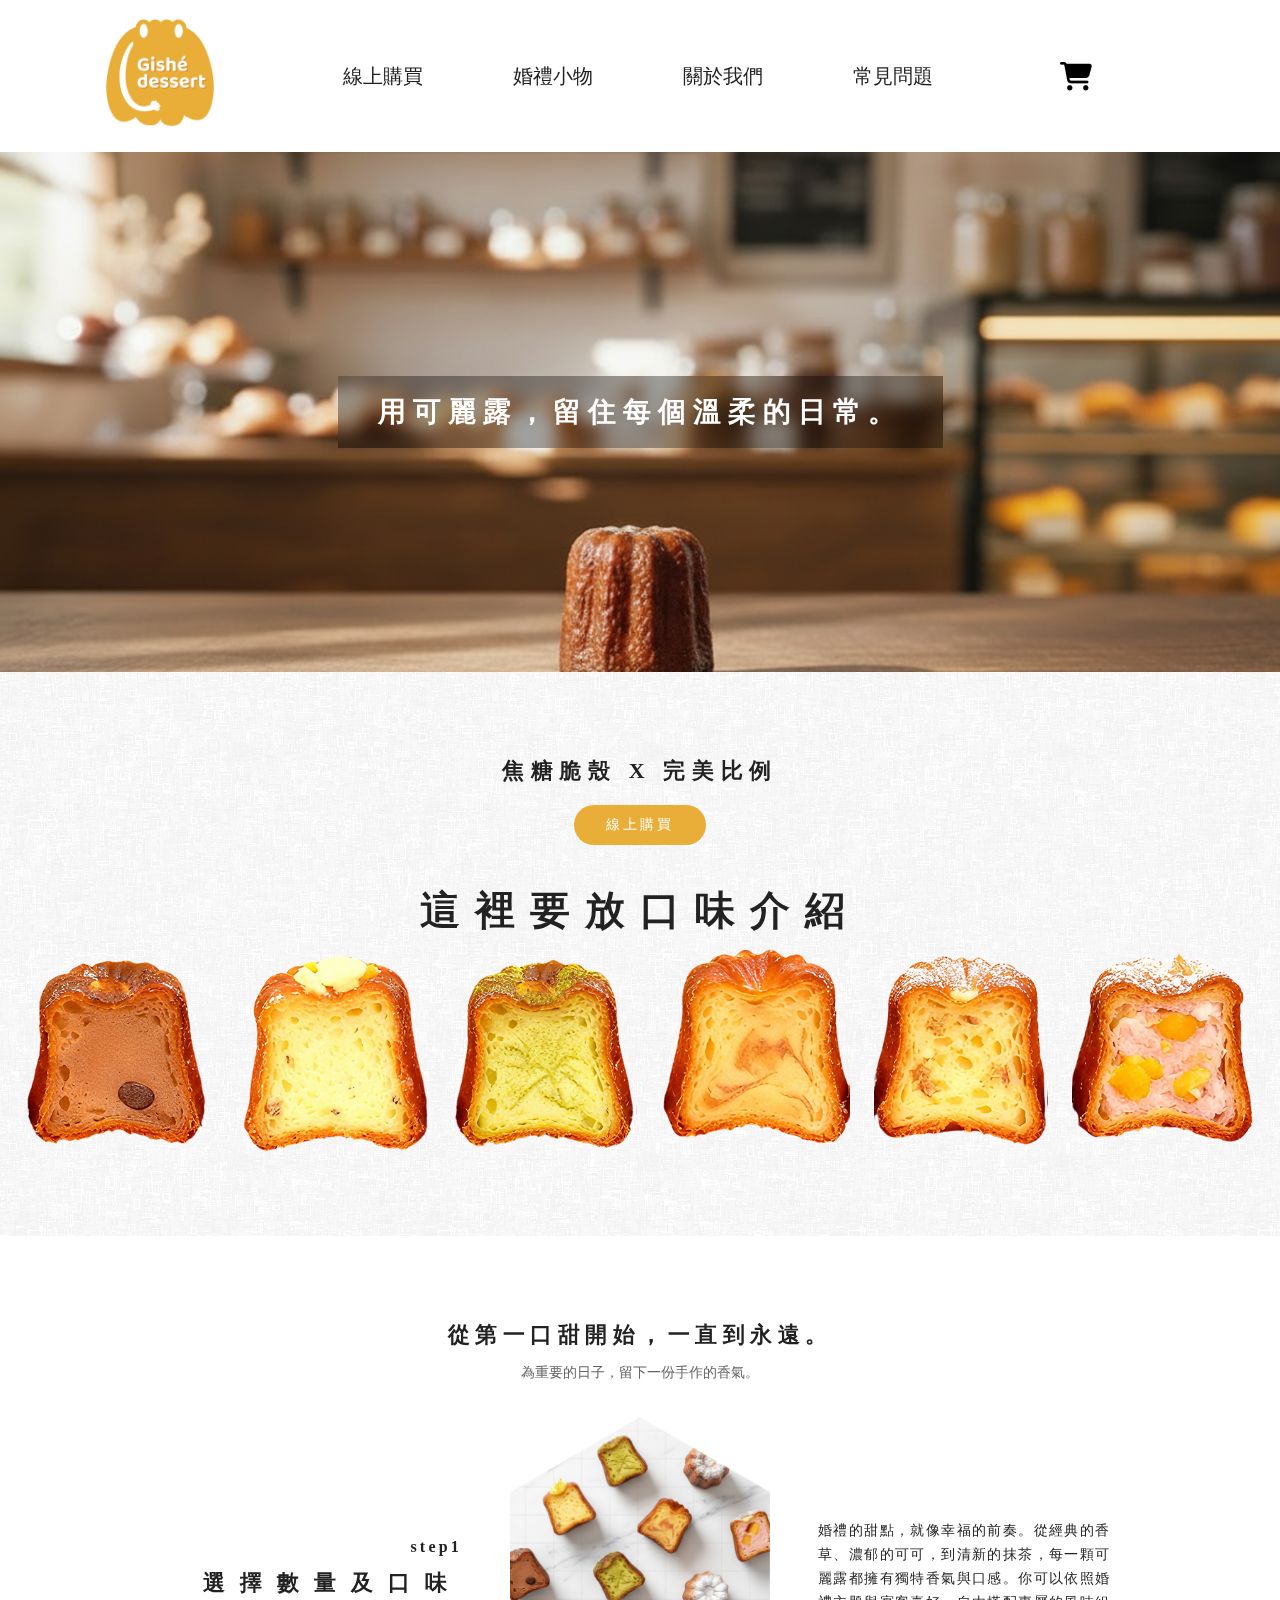
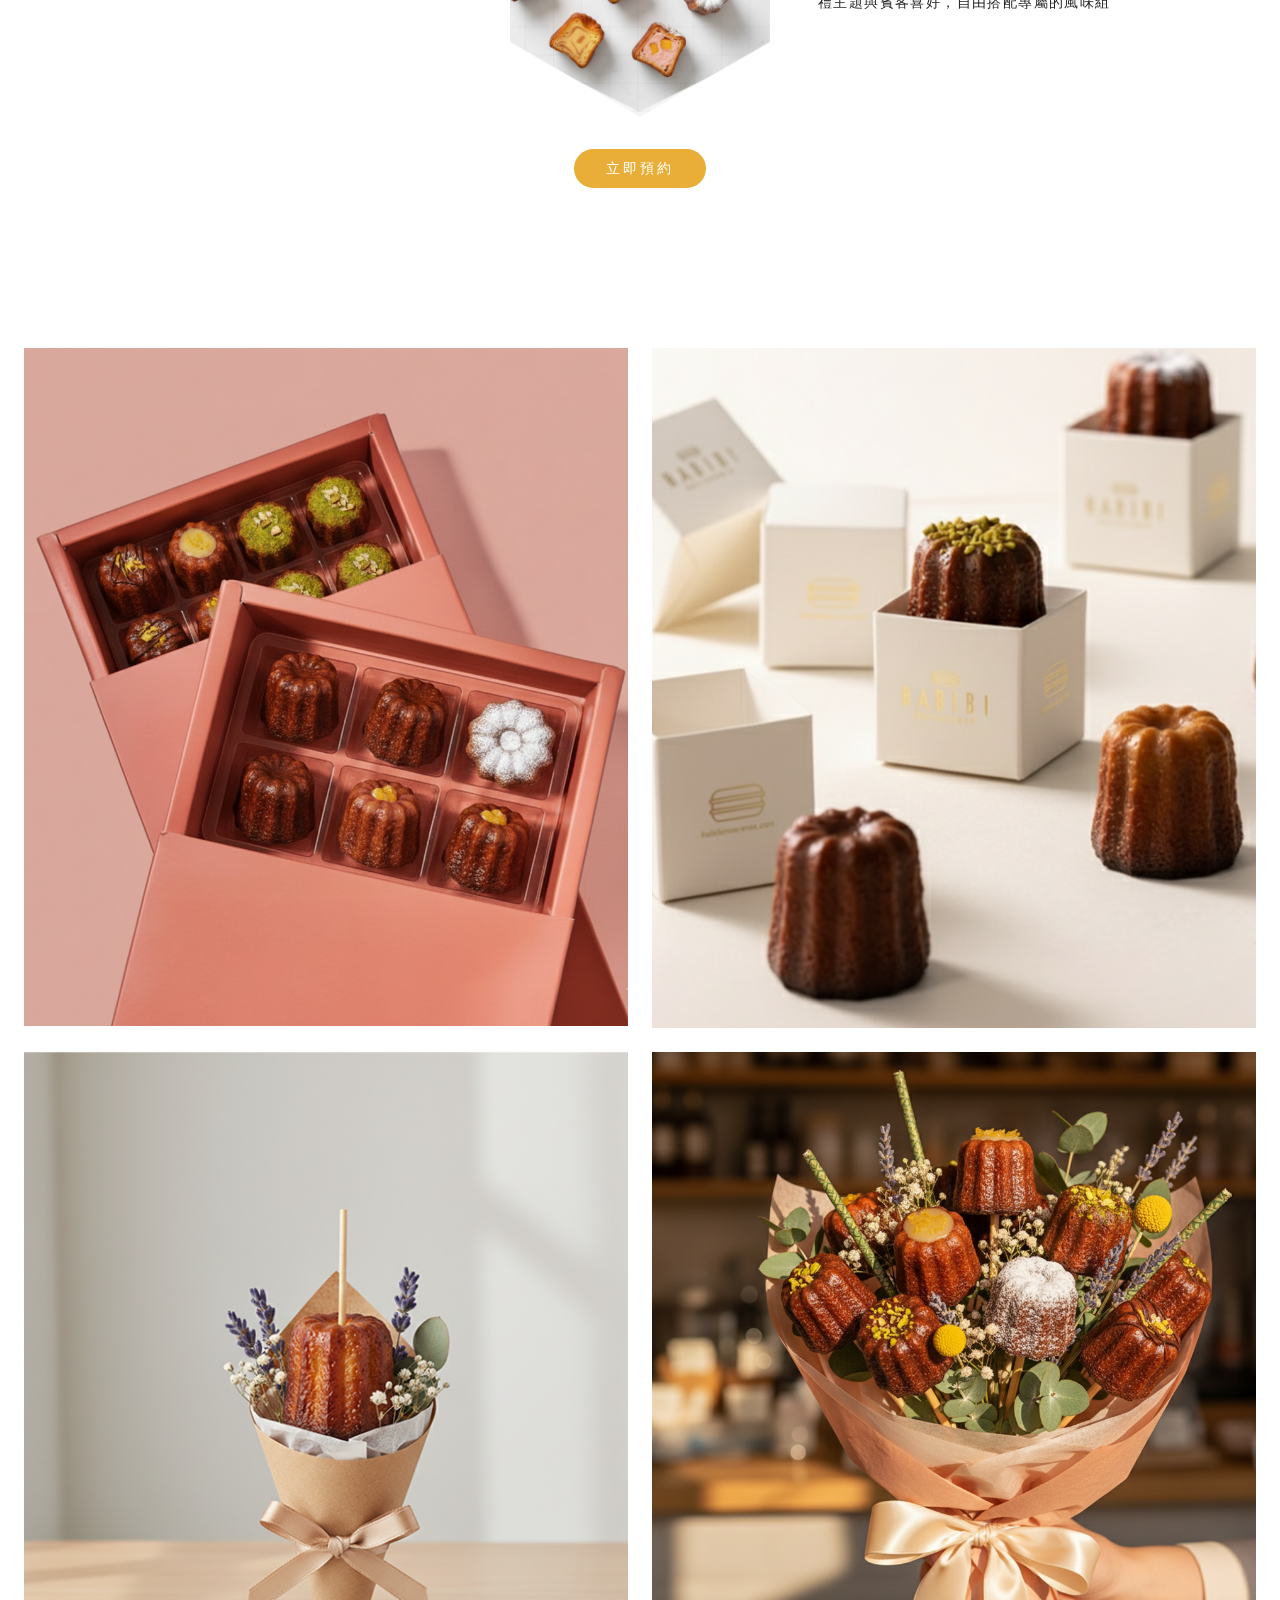
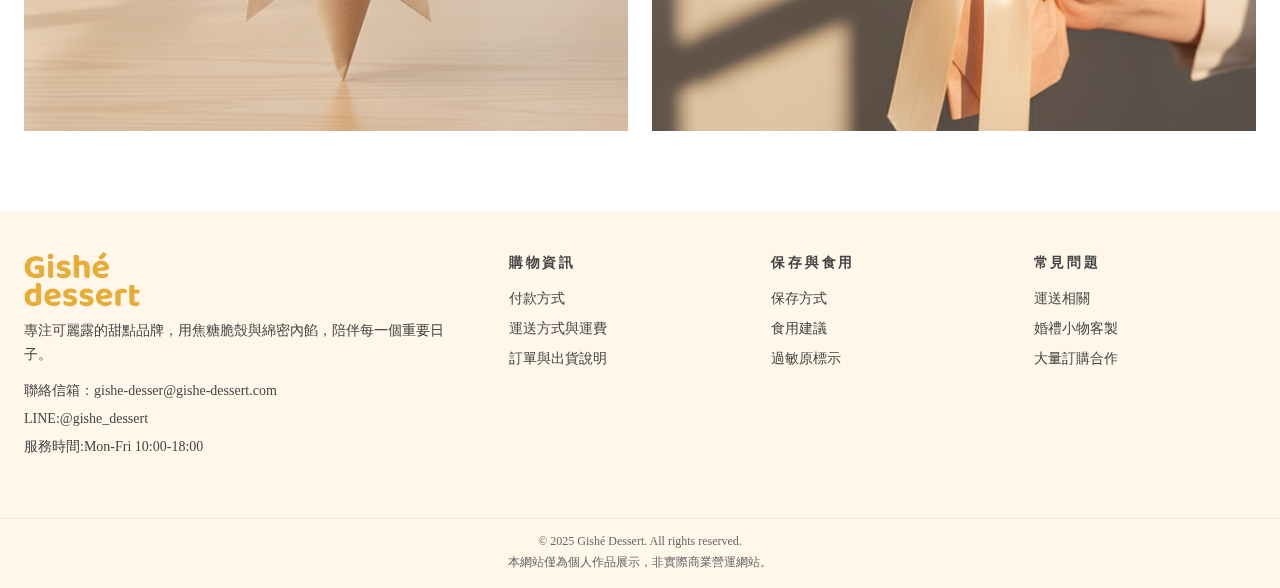
<file: index.html>
<!DOCTYPE html>
<html lang="en">

<head>
    <meta charset="UTF-8">
    <meta name="viewport" content="width=device-width, initial-scale=1.0">
    <title>Gishé Dessert｜可麗露專門</title>
    <link rel="stylesheet" href="src/styles/base/reset.css">
    <link rel="stylesheet" href="src/styles/base/typography.css">
    <link rel="stylesheet" href="src/styles/components/header.css">
    <link rel="stylesheet" href="src/styles/main/main.css">
    <link rel="stylesheet" href="src/styles/components/footer.css">
    <link rel="stylesheet" href="src/styles/pages/index.css">
    <script src="src/scripts/header.js"></script>


</head>

<body>
    <header class="site-header" id="header-scroll">
        <div class="site-header__inner">
            <a class="site-header__logo" href="../../../index.html">
                <img src="src/assets/images/ui/ImageToStl.com_dessert 1.png" alt="吉舍甜食可麗露LOGO">
            </a>
        </div>
        <div class="site-header__nav">
            <ul>
                <li><a href="src/pages/gift-box/gift-box.html"><div class="zh">線上購買</div><div class="en">Shop</div></a></li>
                <li><a href="src/pages/wedding/wedding.html"><div class="zh">婚禮小物</div><div class="en">Wedding</div></a></li>
                <li><a href="src/pages/about/about.html"><div class="zh">關於我們</div><div class="en">About</div></a></li>
                <li><a href="src/pages/faq/faq-section.html"><div class="zh">常見問題</div><div class="en">FQA</div></a></li>
            </ul>
            <div class="site-header__cart">
                <img src="src/assets/icons/icon-cart.png" alt="購物車">
            </div>
        </div>
    </header>

    <main>
        <section class="hero">
            <div class="hero__title">
                <h1>用可麗露，留住每個溫柔的日常。</h1>
            </div>
        </section>
        <section class="flavor-introduce">
            <div class="container">
                <header class="flavor-introduce__header">
                    <div class="flavor-introduce__title">
                        <h2>焦糖脆殼 X 完美比例</h2>
                    </div>
                    <div class="btn-cta">
                        <a href="src/pages/gift-box/gift-box.html">線上購買</a>
                    </div>
                </header>
                <!-- 口味介紹區塊 -->
                <div class="introduce"> 
                    <h2 id="introduce_title">這裡要放口味介紹</h2>
                    <p id="introduce_content"></p>
                </div>
                <div class="flavor-introduce__list">
                    <figure class="flavor-chocolate" >
                        <img src="src/assets/images/index/flavor-chocolate.png" alt="可麗露口味-法芙娜可可">
                    </figure>
                    <figure class="valrhona">
                        <img src="src/assets/images/index/flavor-vanilla.png" alt="可麗露口味-經典香草">

                    </figure>
                    <figure class="koyamaen">
                        <img src="src/assets/images/index/flavor-koyamaen.png" alt="可麗露口味-小山園抹茶">

                    </figure>
                    <figure class="thai-tea">
                        <img src="src/assets/images/index/flavor-thai-milk-tea.png" alt="可麗露口味-泰式奶茶">

                    </figure>
                    <figure class="hazelnut">
                        <img src="src/assets/images/index/flavor-caramel-hazelnut.png" alt="可麗露口味-焦糖榛果">

                    </figure>
                    <figure class="salted-egg">
                        <img src="src/assets/images/index/flavor-taro-salted-egg-yolk.png" alt="可麗露口味-芋泥鹹蛋黃">

                    </figure>
                </div>
            </div>
        </section>
        <section class="steps">
            <div class="container">
                <header class="steps__header">
                    <h2>從第一口甜開始，一直到永遠。</h2>
                    <p>為重要的日子，留下一份手作的香氣。</p>
                </header>
                <div class="steps__item">
                    <div class="steps__item-header">
                        <h2>step1</h2>
                        <h2>選擇數量及口味</h2>
                    </div>
                    <div class="pic">
                        <img src="src/assets/images/index/section2-step1.png" alt="">
                    </div>
                    <div class="content">
                        <p>婚禮的甜點，就像幸福的前奏。從經典的香草、濃郁的可可，到清新的抹茶，每一顆可麗露都擁有獨特香氣與口感。你可以依照婚禮主題與賓客喜好，自由搭配專屬的風味組</p>
                    </div>
                </div>
                <div class="steps__cta">
                    <a href="src/pages/wedding/wedding.html">立即預約</a>
                </div>
            </div>
            </section>
            <section class="product-section">
                <div class=" product-section__grid">
                    <div class="card">
                        <a class="gift-box__(6)"href="src/pages/gift-box/gift-box.html">

                            <img src="src/assets/images/index/section3-card1.png" alt="">
                        </a>
                    </div>


                    <div class="card">
                        <a class="gift-box__(3)" href="src/pages/gift-box/gift-box.html">
                            <img src="src/assets/images/index/section3-card2.png" alt="">
                        </a>
                    </div>

                    <div class="card">
                        <a class="gift-flower__(1)" href="src/pages/gift-box/gift-box.html">
                            <img src="src/assets/images/index/section3-card3.png" alt="">
                        </a>
                    </div>

                    <div class="card">
                        <a class="gift-flower__(10)" href="src/pages/gift-box/gift-box.html">

                            <img src="src/assets/images/index/section3-card4.png" alt="">

                        </a>
                    </div>
                </div>
            </section>
    </main>
    <footer class="site-footer">
        <div class="footer-main">

            <div class="footer-brand">
                <img src="src/assets/images/ui/logo-text.png" alt="Gishé Dessert">
                <p>專注可麗露的甜點品牌，用焦糖脆殼與綿密內餡，陪伴每一個重要日子。</p>

                <ul class="footer-contact">
                    <li>聯絡信箱：gishe-desser@gishe-dessert.com</li>
                    <li>LINE:@gishe_dessert</li>
                    <li>服務時間:Mon-Fri 10:00-18:00</li>
                </ul>


            </div>


            <div class="footer-column">
                <h3>購物資訊</h3>
                <ul>
                    <li><a href="src/pages/fqa/fqa-section.html">付款方式</a></li>
                    <li><a href="src/pages/fqa/fqa-section.html">運送方式與運費</a></li>
                    <li><a href="src/pages/fqa/fqa-section.html">訂單與出貨說明</a></li>
                </ul>
            </div>


            <div class="footer-column">
                <h3>保存與食用</h3>
                <ul>
                    <li><a href="src/pages/fqa/fqa-section.html">保存方式</a></li>
                    <li><a href="src/pages/fqa/fqa-section.html">食用建議</a></li>
                    <li><a href="src/pages/fqa/fqa-section.html">過敏原標示</a></li>
                </ul>
            </div>


            <div class="footer-column">
                <h3>常見問題</h3>
                <ul>
                    <li><a href="src/pages/fqa/fqa-section.html">運送相關</a></li>
                    <li><a href="src/pages/fqa/fqa-section.html">婚禮小物客製</a></li>
                    <li><a href="src/pages/fqa/fqa-section.html">大量訂購合作</a></li>
                </ul>
            </div>
        </div>

        <div class="footer-bottom">
            <p>© 2025 Gishé Dessert. All rights reserved.</p>
            <p>本網站僅為個人作品展示，非實際商業營運網站。</p>
        </div>
    </footer>
    <script src="src/scripts/index.js"></script>
</body>

</html>
</file>
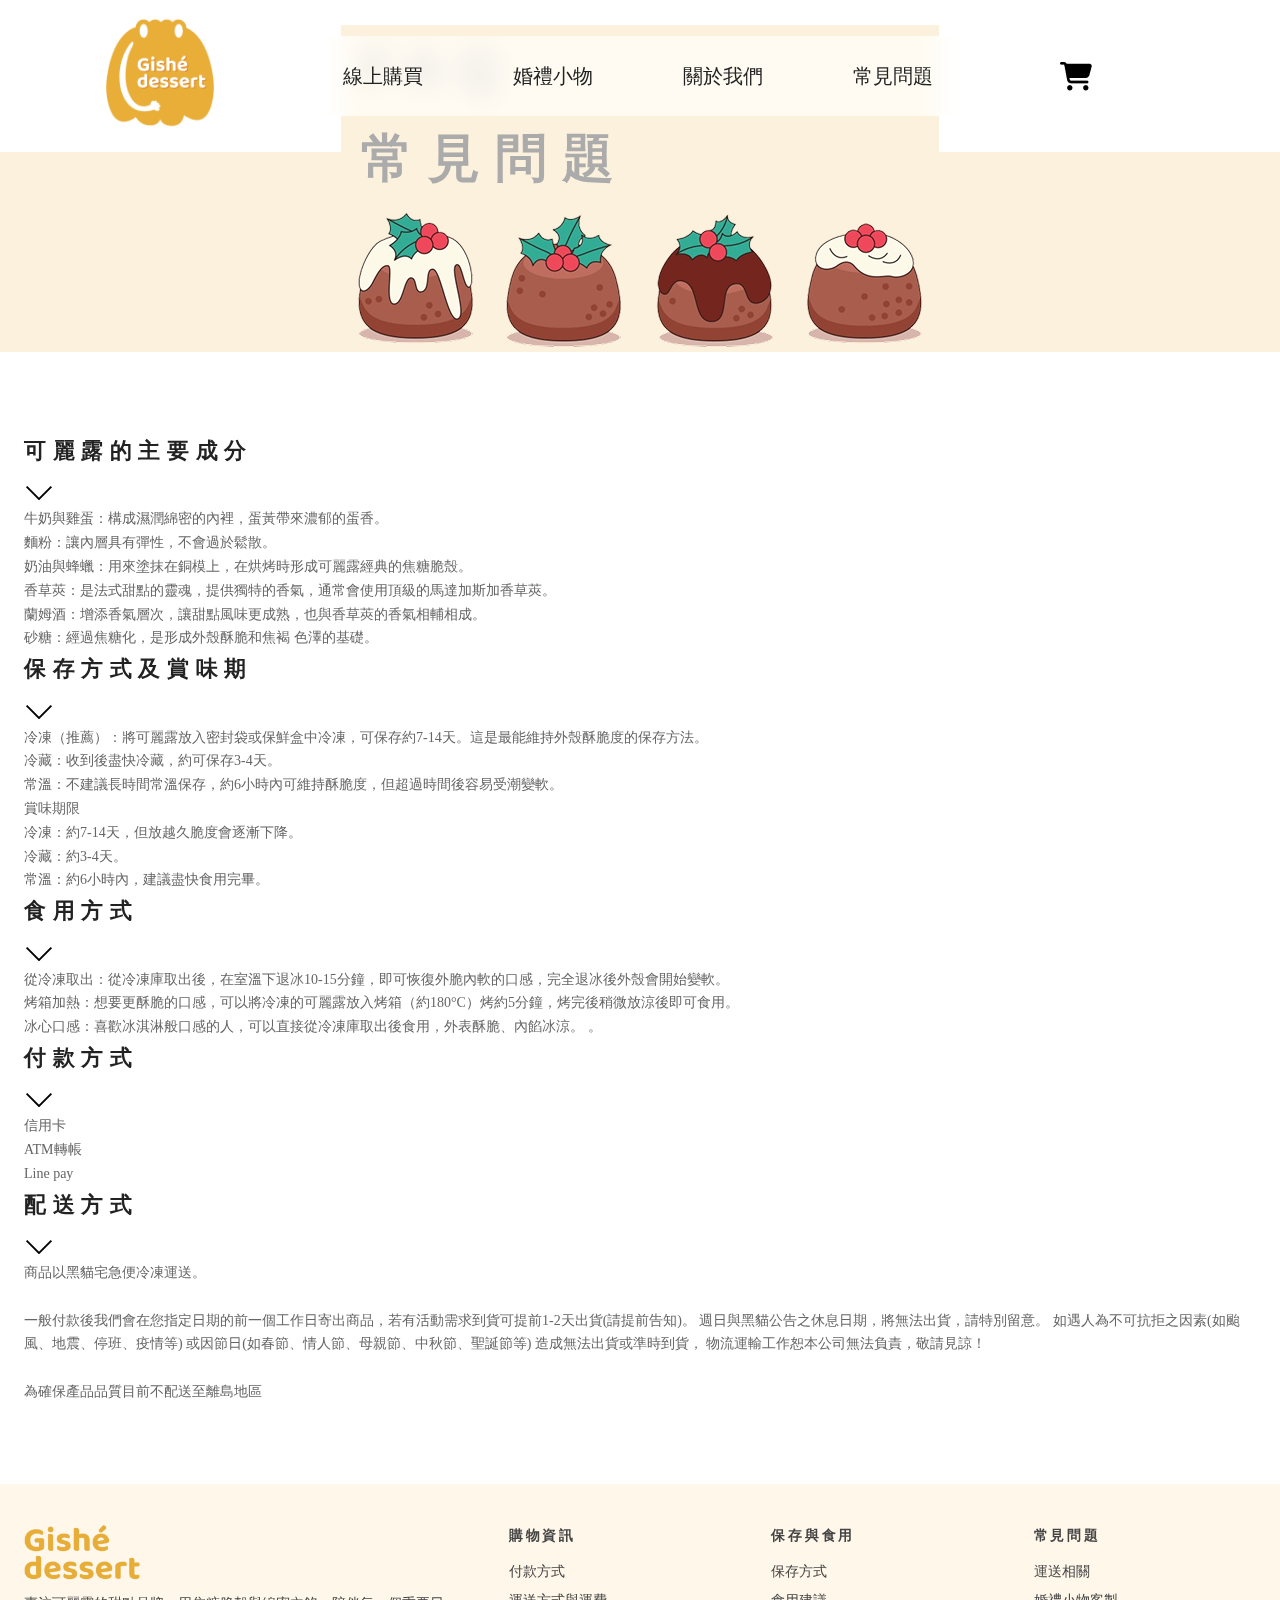
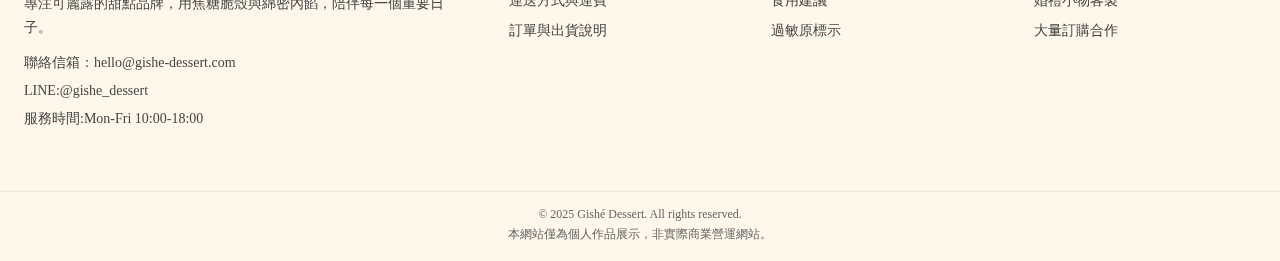
<file: src/pages/faq/faq-section.html>
<!DOCTYPE html>
<html lang="en">

<head>
    <meta charset="UTF-8">
    <meta name="viewport" content="width=device-width, initial-scale=1.0">
    <title>Gishé Dessert｜Q&A</title>
    <link rel="stylesheet" href="../../styles/base/reset.css">
    <link rel="stylesheet" href="../../styles/base/typography.css">
    <link rel="stylesheet" href="../../styles/components/header.css">
    <link rel="stylesheet" href="../../styles/main/main.css">
    <link rel="stylesheet" href="../../styles/components/footer.css">
    <link rel="stylesheet" href="../../styles/components/banner.css">
    <link rel="stylesheet" href="../../styles/pages/faq-section.css">


</head>

<body>
    <header class="site-header" id="header-scroll">
        <div class="site-header__inner">
            <a class="site-header__logo" href="../../../index.html">
                <img src="../../assets/images/ui/ImageToStl.com_dessert 1.png" alt="吉舍甜食可麗露LOGO">
            </a>
        </div>
        <div class="site-header__nav">
            <div class="hamburger-menu" id="hamburger-btn">
                <span></span>
                <span></span>
                <span></span>
            </div>
            <ul id="nav-list">
                <li class="mobile-menu-logo">
                    <a href="../../../index.html"> <img src="../../assets/images/ui/ImageToStl.com_dessert 1.png"
                            alt="Logo">
                    </a>
                </li>
                <li><a href="../../pages/gift-box/gift-box.html">
                        <div class="zh">線上購買</div>
                        <div class="en">Shop</div>
                    </a></li>
                <li><a href="../../pages/wedding/wedding.html">
                        <div class="zh">婚禮小物</div>
                        <div class="en">Wedding</div>
                    </a></li>
                <li><a href="../../pages/about/about.html">
                        <div class="zh">關於我們</div>
                        <div class="en">About</div>
                    </a></li>
                <li><a href="../../pages/faq/faq-section.html">
                        <div class="zh">常見問題</div>
                        <div class="en">FAQ</div>
                    </a></li>
            </ul>
            <div class="nav-backdrop" id="nav-backdrop"></div>

            <div class="site-header__cart">
                <img src="../../assets/icons/icon-cart.png" alt="購物車">
            </div>
        </div>
    </header>
    </header>
    <div class="banner">
        <div class="banner-container">
        <div class="banner-title">
            <h1>FAQ</h1>
            <h1>常見問題</h1>
        </div>
        <div class="banner-pic">
            <img src="../../assets/images/banner/banner.png" alt="">
        </div>
        </div>
    </div>
    <main>
    <section class="fqa-section">
        <div class="container">
            <div class="accordion-item">
                <input type="checkbox" name="accordion-header" id="arrow-control">
                <label for="arrow-control" class="accordion-header">
                    <h3>可麗露的主要成分</h3>
                    <div class="arrow-down">
                        <span class="bar1"></span>
                        <span class="bar2"></span>
                    </div>
                </label>
                <div class="accordion-panel" id="accordion-panel">
                    <p>牛奶與雞蛋：構成濕潤綿密的內裡，蛋黃帶來濃郁的蛋香。<br>
                        麵粉：讓內層具有彈性，不會過於鬆散。<br>
                        奶油與蜂蠟：用來塗抹在銅模上，在烘烤時形成可麗露經典的焦糖脆殼。<br>
                        香草莢：是法式甜點的靈魂，提供獨特的香氣，通常會使用頂級的馬達加斯加香草莢。<br>
                        蘭姆酒：增添香氣層次，讓甜點風味更成熟，也與香草莢的香氣相輔相成。<br>
                        砂糖：經過焦糖化，是形成外殼酥脆和焦褐 色澤的基礎。</p>
                </div>

            </div>
            <div class="accordion-item">
                <input type="checkbox" name="accordion-header" id="arrow-control">
                <label for="arrow-control" class="accordion-header">
                    <h3>保存方式及賞味期</h3>
                    <div class="arrow-down">
                        <span class="bar1"></span>
                        <span class="bar2"></span>
                    </div>
                </label>
                <div class="accordion-panel">
                    <p>冷凍（推薦）：將可麗露放入密封袋或保鮮盒中冷凍，可保存約7-14天。這是最能維持外殼酥脆度的保存方法。<br>
                        冷藏：收到後盡快冷藏，約可保存3-4天。<br>
                        常溫：不建議長時間常溫保存，約6小時內可維持酥脆度，但超過時間後容易受潮變軟。<br>
                        賞味期限<br>
                        冷凍：約7-14天，但放越久脆度會逐漸下降。<br>
                        冷藏：約3-4天。<br>
                        常溫：約6小時內，建議盡快食用完畢。 </p>
                </div>
            </div>
            <div class="accordion-item">
                <input type="checkbox" name="accordion-header" id="arrow-control">
                <label for="arrow-control" class="accordion-header">
                    <h3>食用方式</h3>
                    <div class="arrow-down">
                        <span class="bar1"></span>
                        <span class="bar2"></span>
                    </div>
                </label>
                <div class="accordion-panel">
                    <p>從冷凍取出：從冷凍庫取出後，在室溫下退冰10-15分鐘，即可恢復外脆內軟的口感，完全退冰後外殼會開始變軟。<br>
                        烤箱加熱：想要更酥脆的口感，可以將冷凍的可麗露放入烤箱（約180°C）烤約5分鐘，烤完後稍微放涼後即可食用。<br>
                        冰心口感：喜歡冰淇淋般口感的人，可以直接從冷凍庫取出後食用，外表酥脆、內餡冰涼。 。</p>
                </div>
            </div>
            <div class="accordion-item">
                <input type="checkbox" name="accordion-header" id="arrow-control">
                <label for="arrow-control" class="accordion-header">
                    <h3>付款方式</h3>
                    <div class="arrow-down">
                        <span class="bar1"></span>
                        <span class="bar2"></span>
                    </div>
                </label>
                <div class="accordion-panel">
                    <p>信用卡<br>
                        ATM轉帳<br>
                        Line pay</p>
                </div>
            </div>
            <div class="accordion-item">
                <input type="checkbox" name="accordion-header" id="arrow-control">
                <label for="arrow-control" class="accordion-header">
                    <h3>配送方式</h3>
                    <div class="arrow-down">
                        <span class="bar1"></span>
                        <span class="bar2"></span>
                    </div>
                </label>
                <div class="accordion-panel">
                    <p>商品以黑貓宅急便冷凍運送。<br><br>
                        一般付款後我們會在您指定日期的前一個工作日寄出商品，若有活動需求到貨可提前1-2天出貨(請提前告知)。
                        週日與黑貓公告之休息日期，將無法出貨，請特別留意。
                        如遇人為不可抗拒之因素(如颱風、地震、停班、疫情等) 或因節日(如春節、情人節、母親節、中秋節、聖誕節等) 造成無法出貨或準時到貨，
                        物流運輸工作恕本公司無法負責，敬請見諒！<br><br>

                        為確保產品品質目前不配送至離島地區</p>
                </div>
            </div>
        </div>
    </section>
    </main>
    <footer class="site-footer">
        <div class="footer-main">

            <div class="footer-brand">
                <img src="../../assets/images/ui/logo-text.png" alt="Gishé Dessert">
                <p>專注可麗露的甜點品牌，用焦糖脆殼與綿密內餡，陪伴每一個重要日子。</p>

                <ul class="footer-contact">
                    <li>聯絡信箱：<a href="mailto:hello@gishe-dessert.com">hello@gishe-dessert.com</a></li>
                    <li>LINE:<a href="#">@gishe_dessert</a></li>
                    <li>服務時間:Mon-Fri 10:00-18:00</li>
                </ul>
            </div>


            <div class="footer-column">
                <h3>購物資訊</h3>
                <ul>
                    <li><a href="#">付款方式</a></li>
                    <li><a href="#">運送方式與運費</a></li>
                    <li><a href="#">訂單與出貨說明</a></li>
                </ul>
            </div>


            <div class="footer-column">
                <h3>保存與食用</h3>
                <ul>
                    <li><a href="#">保存方式</a></li>
                    <li><a href="#">食用建議</a></li>
                    <li><a href="#">過敏原標示</a></li>
                </ul>
            </div>


            <div class="footer-column">
                <h3>常見問題</h3>
                <ul>
                    <li><a href="#">運送相關</a></li>
                    <li><a href="#">婚禮小物客製</a></li>
                    <li><a href="#">大量訂購合作</a></li>
                </ul>
            </div>
        </div>

        <div class="footer-bottom">
            <p>© 2025 Gishé Dessert. All rights reserved.</p>
            <p>本網站僅為個人作品展示，非實際商業營運網站。</p>
        </div>
    </footer>
    <script src="../../scripts/faq.js"></script>
    <script src="../../scripts/header.js"></script>
</body>

</html>
</file>
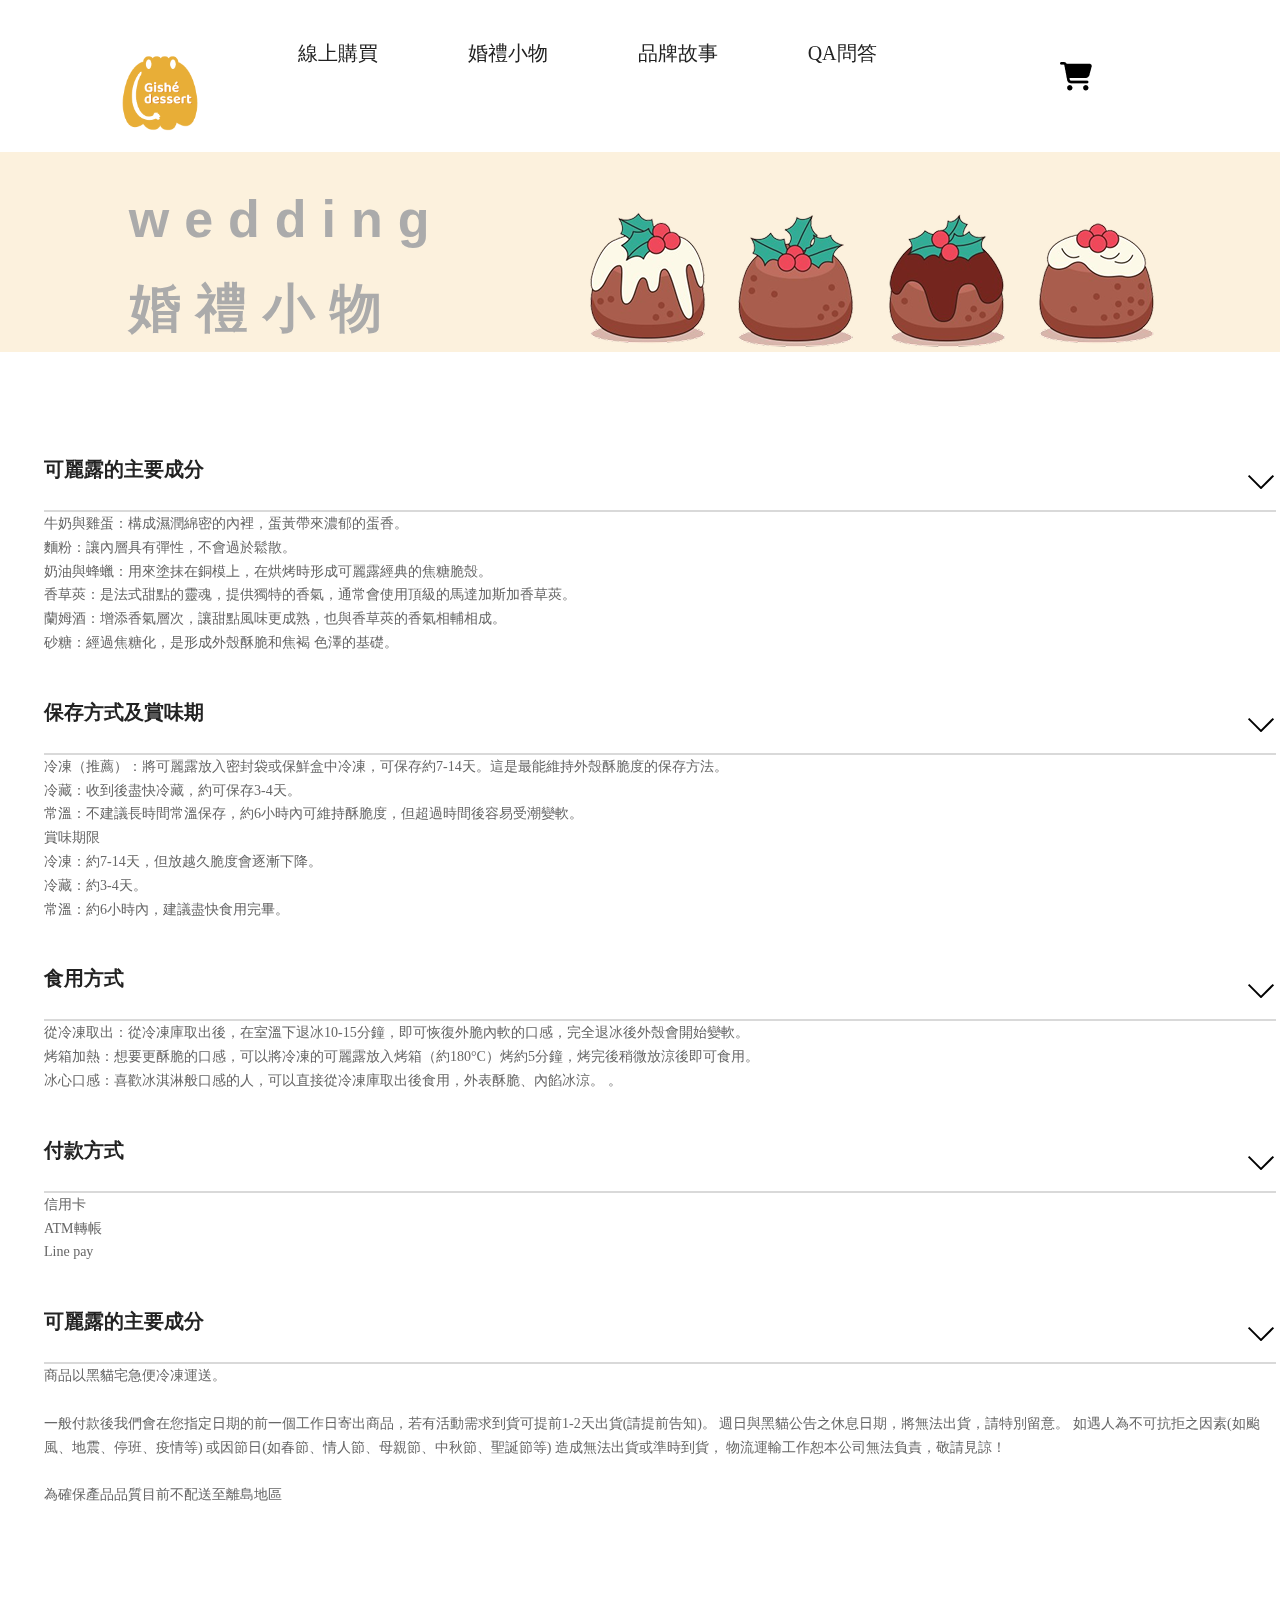
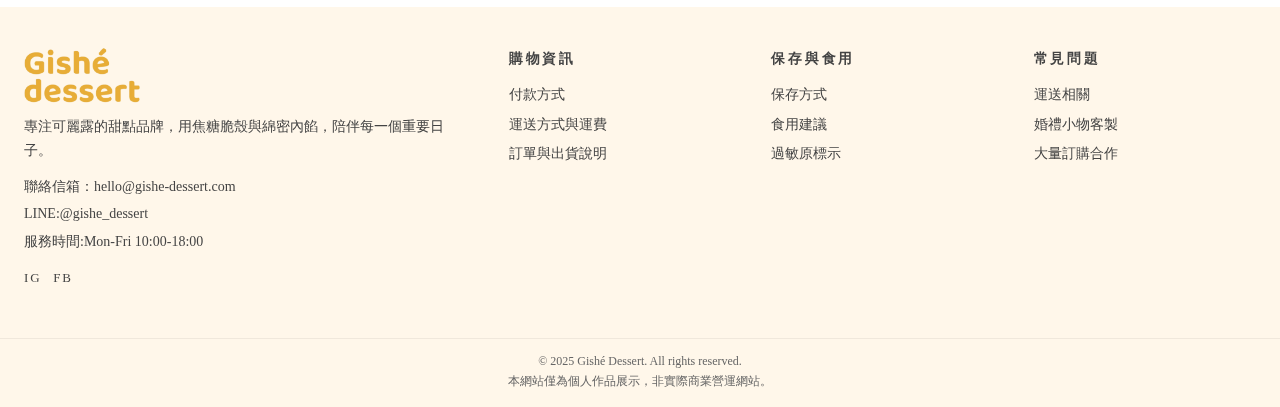
<file: src/pages/fqa/fqa-section.html>
<!DOCTYPE html>
<html lang="en">

<head>
    <meta charset="UTF-8">
    <meta name="viewport" content="width=device-width, initial-scale=1.0">
    <title>Document</title>
    <link rel="stylesheet" href="../../styles/base/reset.css">
    <link rel="stylesheet" href="../../styles/base/typography.css">
    <link rel="stylesheet" href="../../styles/components/header.css">
    <link rel="stylesheet" href="../../styles/main/main.css">
    <link rel="stylesheet" href="../../styles/components/footer.css">
    <link rel="stylesheet" href="../../styles/components/banner.css">
    <link rel="stylesheet" href="../../styles/pages/fqa-section.css">
    <script src="../../scripts/header.js"></script>

</head>

<body>
    <header class="site-header" id="header-scroll">
        <div class="site-header__inner">
            <a class="site-header__logo" href="../../../index.html">
                <img src="../../assets/images/ui/logo-nav.png" alt="吉舍甜食可麗露LOGO">
            </a>
        </div>
        <div class="site-header__nav">
            <ul>
                <li><a href="../../pages/gift-box/gift-box.html">線上購買</a></li>
                <li><a href="../../pages/wedding/wedding.html">婚禮小物</a></li>
                <li><a href="">品牌故事</a></li>
                <li><a href="../../pages/fqa/fqa-section.html">QA問答</a></li>
            </ul>
            <div class="site-header__cart">
                <img src="../../assets/icons/icon-cart.png" alt="購物車">
            </div>
        </div>
    </header>
    <div class="banner">
        <div class="banner-title">
            <h1>wedding</h1>
            <h1>婚禮小物</h1>
        </div>
        <div class="banner-pic">
            <img src="../../assets/images/banner/banner.png" alt="">
        </div>
    </div>
    <section class="fqa-section">
        <div class="container">
            <div class="question">
                <input type="checkbox" name="" id="arrow-control">
                <label for="arrow-control" class="question-title">
                    <h3>可麗露的主要成分</h3>
                    <div class="arrow-down">
                        <span class="bar1"></span>
                        <span class="bar2"></span>
                    </div>
                </label>
                <div class="answer hidden">
                    <p>牛奶與雞蛋：構成濕潤綿密的內裡，蛋黃帶來濃郁的蛋香。<br>
                        麵粉：讓內層具有彈性，不會過於鬆散。<br>
                        奶油與蜂蠟：用來塗抹在銅模上，在烘烤時形成可麗露經典的焦糖脆殼。<br>
                        香草莢：是法式甜點的靈魂，提供獨特的香氣，通常會使用頂級的馬達加斯加香草莢。<br>
                        蘭姆酒：增添香氣層次，讓甜點風味更成熟，也與香草莢的香氣相輔相成。<br>
                        砂糖：經過焦糖化，是形成外殼酥脆和焦褐 色澤的基礎。</p>
                </div>

            </div>
            <div class="question">
                <input type="checkbox" name="" id="arrow-control">
                <label for="arrow-control" class="question-title">
                    <h3>保存方式及賞味期</h3>
                    <div class="arrow-down">
                        <span class="bar1"></span>
                        <span class="bar2"></span>
                    </div>
                </label>
                <div class="answer hidden">
                    <p>冷凍（推薦）：將可麗露放入密封袋或保鮮盒中冷凍，可保存約7-14天。這是最能維持外殼酥脆度的保存方法。<br>
                        冷藏：收到後盡快冷藏，約可保存3-4天。<br>
                        常溫：不建議長時間常溫保存，約6小時內可維持酥脆度，但超過時間後容易受潮變軟。<br>
                        賞味期限<br>
                        冷凍：約7-14天，但放越久脆度會逐漸下降。<br>
                        冷藏：約3-4天。<br>
                        常溫：約6小時內，建議盡快食用完畢。 </p>
                </div>
            </div>
            <div class="question">
                <input type="checkbox" name="" id="arrow-control">
                <label for="arrow-control" class="question-title">
                    <h3>食用方式</h3>
                    <div class="arrow-down">
                        <span class="bar1"></span>
                        <span class="bar2"></span>
                    </div>
                </label>
                <div class="answer hidden">
                    <p>從冷凍取出：從冷凍庫取出後，在室溫下退冰10-15分鐘，即可恢復外脆內軟的口感，完全退冰後外殼會開始變軟。<br>
                        烤箱加熱：想要更酥脆的口感，可以將冷凍的可麗露放入烤箱（約180°C）烤約5分鐘，烤完後稍微放涼後即可食用。<br>
                        冰心口感：喜歡冰淇淋般口感的人，可以直接從冷凍庫取出後食用，外表酥脆、內餡冰涼。 。</p>
                </div>
            </div>
            <div class="question">
                <input type="checkbox" name="" id="arrow-control">
                <label for="arrow-control" class="question-title">
                    <h3>付款方式</h3>
                    <div class="arrow-down">
                        <span class="bar1"></span>
                        <span class="bar2"></span>
                    </div>
                </label>
                <div class="answer hidden">
                    <p>信用卡<br>
                        ATM轉帳<br>
                        Line pay</p>
                </div>
            </div>
            <div class="question">
                <input type="checkbox" name="" id="arrow-control">
                <label for="arrow-control" class="question-title">
                    <h3>可麗露的主要成分</h3>
                    <div class="arrow-down">
                        <span class="bar1"></span>
                        <span class="bar2"></span>
                    </div>
                </label>
                <div class="answer" id="hidden">
                    <p>商品以黑貓宅急便冷凍運送。<br><br>
                        一般付款後我們會在您指定日期的前一個工作日寄出商品，若有活動需求到貨可提前1-2天出貨(請提前告知)。
                        週日與黑貓公告之休息日期，將無法出貨，請特別留意。
                        如遇人為不可抗拒之因素(如颱風、地震、停班、疫情等) 或因節日(如春節、情人節、母親節、中秋節、聖誕節等) 造成無法出貨或準時到貨，
                        物流運輸工作恕本公司無法負責，敬請見諒！<br><br>

                        為確保產品品質目前不配送至離島地區</p>
                </div>
            </div>
        </div>
    </section>
    <footer class="site-footer">
        <div class="footer-main">

            <div class="footer-brand">
                <img src="../../assets/images/ui/logo-text.png" alt="Gishé Dessert">
                <p>專注可麗露的甜點品牌，用焦糖脆殼與綿密內餡，陪伴每一個重要日子。</p>

                <ul class="footer-contact">
                    <li>聯絡信箱：<a href="mailto:hello@gishe-dessert.com">hello@gishe-dessert.com</a></li>
                    <li>LINE:<a href="#">@gishe_dessert</a></li>
                    <li>服務時間:Mon-Fri 10:00-18:00</li>
                </ul>

                <div class="footer-social">
                    <a href="#" aria-label="Instagram">IG</a>
                    <a href="#" aria-label="Facebook">FB</a>
                </div>
            </div>


            <div class="footer-column">
                <h3>購物資訊</h3>
                <ul>
                    <li><a href="#">付款方式</a></li>
                    <li><a href="#">運送方式與運費</a></li>
                    <li><a href="#">訂單與出貨說明</a></li>
                </ul>
            </div>


            <div class="footer-column">
                <h3>保存與食用</h3>
                <ul>
                    <li><a href="#">保存方式</a></li>
                    <li><a href="#">食用建議</a></li>
                    <li><a href="#">過敏原標示</a></li>
                </ul>
            </div>


            <div class="footer-column">
                <h3>常見問題</h3>
                <ul>
                    <li><a href="#">運送相關</a></li>
                    <li><a href="#">婚禮小物客製</a></li>
                    <li><a href="#">大量訂購合作</a></li>
                </ul>
            </div>
        </div>

        <div class="footer-bottom">
            <p>© 2025 Gishé Dessert. All rights reserved.</p>
            <p>本網站僅為個人作品展示，非實際商業營運網站。</p>
        </div>
    </footer>
</body>

</html>
</file>
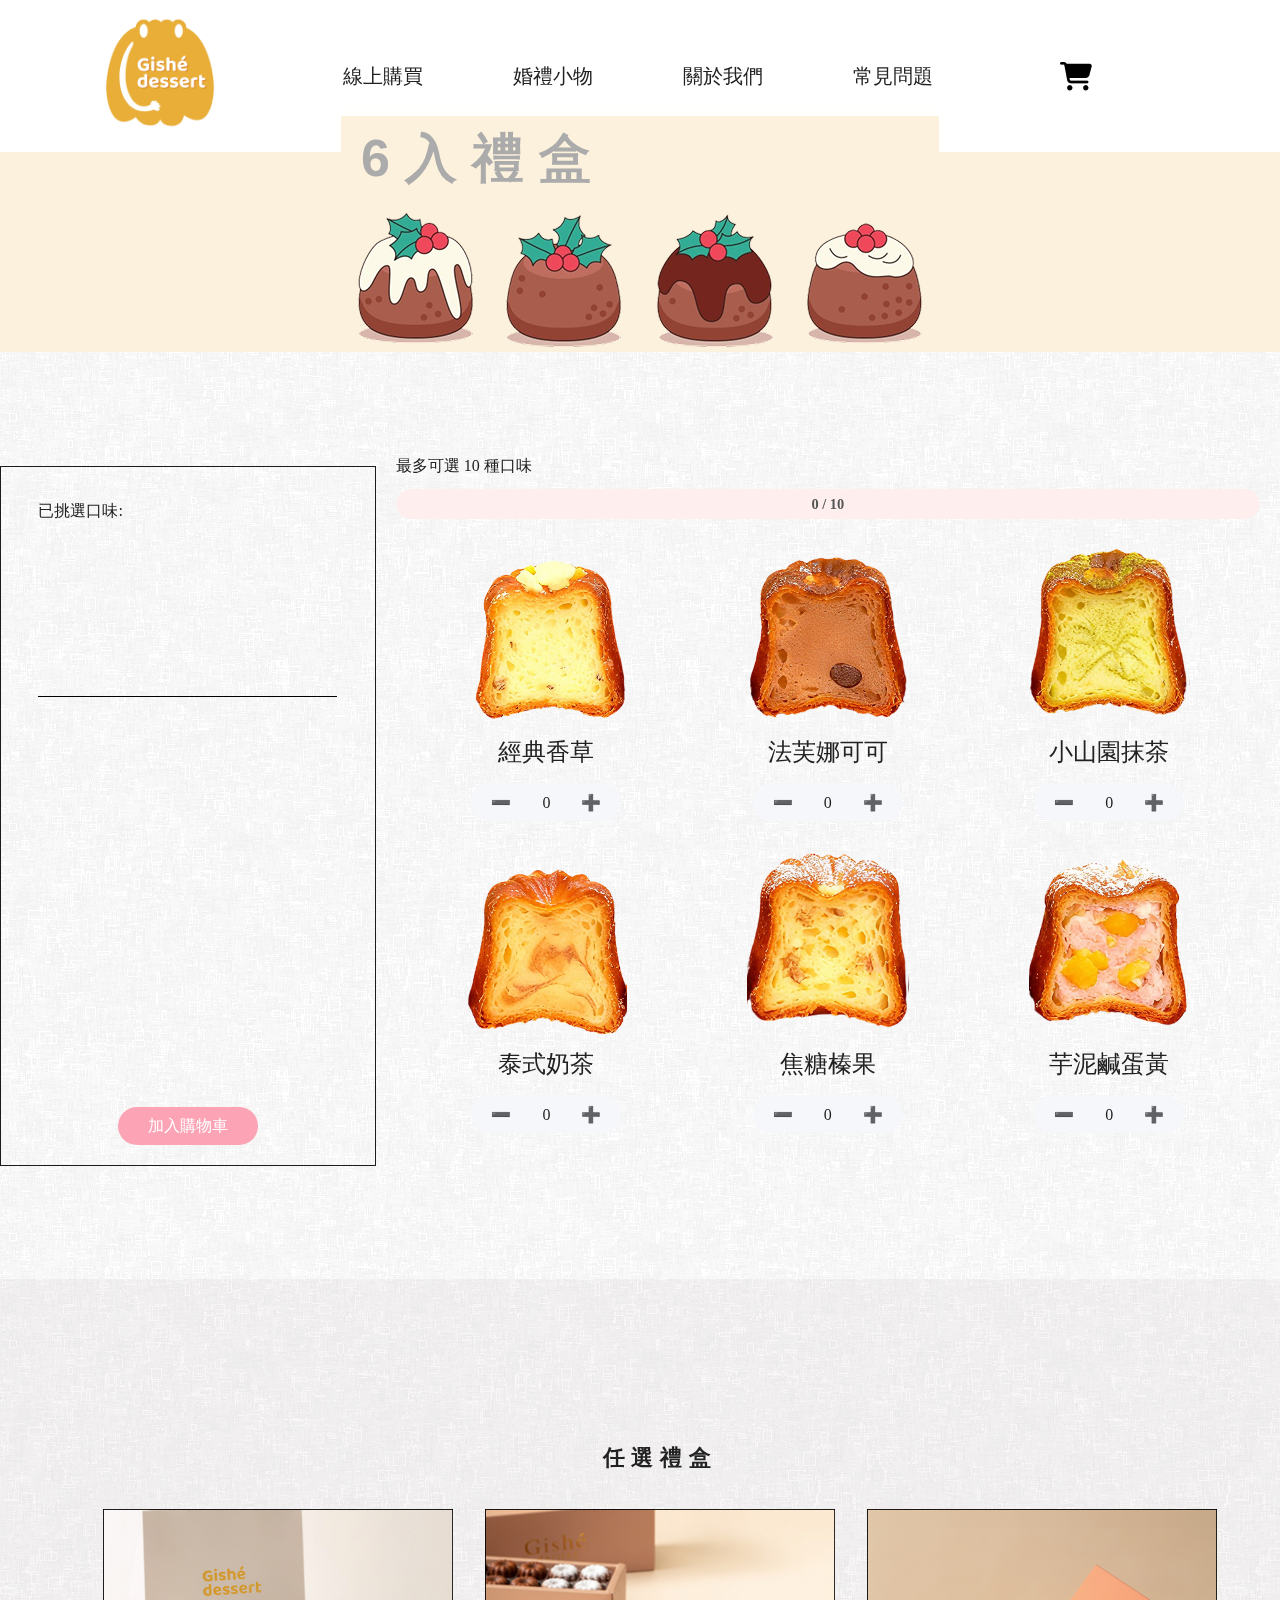
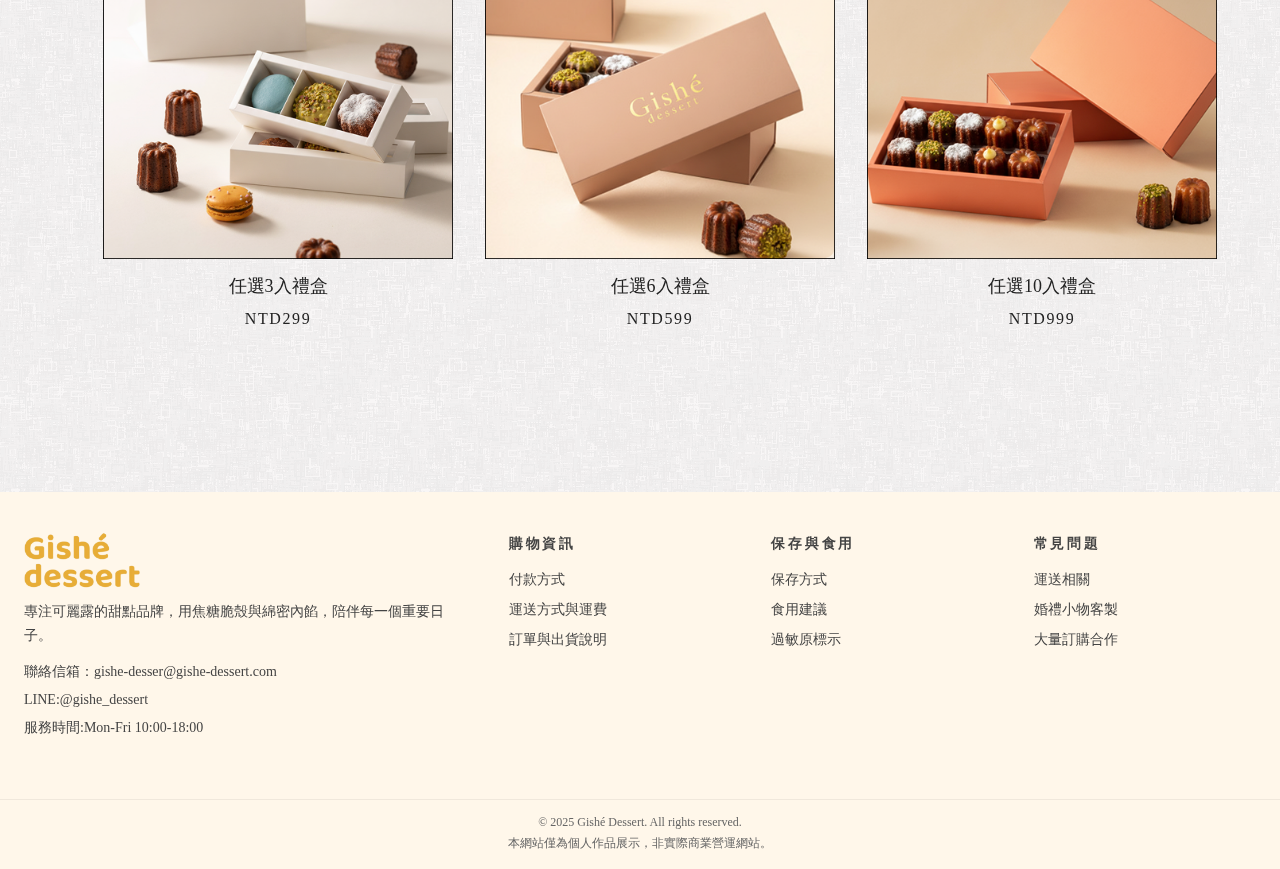
<file: src/pages/gift-box/gift-box(6).html>
<!DOCTYPE html>
<html lang="en">

<head>
    <meta charset="UTF-8">
    <meta name="viewport" content="width=device-width, initial-scale=1.0">
    <title>Gishé Dessert｜口味挑選</title>
    <link rel="stylesheet" href="../../styles/base/reset.css">
    <link rel="stylesheet" href="../../styles/base/typography.css">
    <link rel="stylesheet" href="../../styles/components/header.css">
    <link rel="stylesheet" href="../../styles/main/main.css">
    <link rel="stylesheet" href="../../styles/components/footer.css">
    <link rel="stylesheet" href="../../styles/components/banner.css">
    <link rel="stylesheet" href="../../styles/pages/gift-box__products.css">
    <script src="../../scripts/header.js"></script>

</head>

<body>
    <header class="site-header" id="header-scroll">
        <div class="site-header__inner">
            <a class="site-header__logo" href="../../../index.html">
                <img src="../../assets/images/ui/ImageToStl.com_dessert 1.png" alt="吉舍甜食可麗露LOGO">
            </a>
        </div>
        <div class="site-header__nav">
            <ul>
                <li><a href="../../pages/gift-box/gift-box.html">
                        <div class="zh">線上購買</div>
                        <div class="en">Shop</div>
                    </a></li>
                <li><a href="../../pages/wedding/wedding.html">
                        <div class="zh">婚禮小物</div>
                        <div class="en">Wedding</div>
                    </a></li>
                <li><a href="../../pages/about/about.html">
                        <div class="zh">關於我們</div>
                        <div class="en">About</div>
                    </a></li>
                <li><a href="../../pages/faq/faq-section.html">
                        <div class="zh">常見問題</div>
                        <div class="en">FAQ</div>
                    </a></li>
            </ul>
            <div class="site-header__cart">
                <img src="../../assets/icons/icon-cart.png" alt="購物車">
            </div>
        </div>
    </header>
    <div class="banner">
        <div class="banner-container">
            <div class="banner-title">

                <h1>6入禮盒</h1>
            </div>
            <div class="banner-pic">
                <img src="../../assets/images/banner/banner.png" alt="">
            </div>
        </div>
    </div>

    <main>
        <section class="gift-box__products">
            <div class="gift-box__cart">
                <div class="cart-flavor">
                    <span>已挑選口味:</span><br> <span id="flavor-name"></span><span id="total-count"></span> 
                </div>
                <div class="cart-control">
                    <div class="cart-btn" id="btn-add-to-cart">加入購物車</div>
                </div>
            </div>

            <div class="gift-box__item">
                <header class="header-title">
                    <p>最多可選 10 種口味</p>
                    <div class="count-bar">
                        <div id="progress-fill" class="progress-fill"></div>
                        <span id="progress-text" class="progress-text">0 / 10</span>
                    </div>
                    
                </header>

                <div class="gift-box__flavor" id="flavor-container">
                </div>
            </div>
        </section>
        <section class="gift-box">
            <div class="container">
                <div class="gift-box__title">
                    <h2>任選禮盒</h2>
                </div>
                <div class="gift-box__box">

                    <div class="card">
                        <img src="../../assets/images/gif-box/gift-box(3).png" alt="">
                        <a href="">任選3入禮盒</a>
                        <span>NTD299</span>
                    </div>
                    <div class="card">
                        <img src="../../assets/images/gif-box/gift-box(6).png" alt="">
                        <a href="">任選6入禮盒</a>
                        <span>NTD599</span>
                    </div>
                    <div class="card">
                        <img src="../../assets/images/gif-box/gift-box(10).png" alt="">
                        <a href="">任選10入禮盒</a>
                        <span>NTD999</span>
                    </div>

                </div>
            </div>
        </section>
    </main>
    <footer class="site-footer">
        <div class="footer-main">

            <div class="footer-brand">
                <img src="../../assets/images/ui/logo-text.png" alt="Gishé Dessert">
                <p>專注可麗露的甜點品牌，用焦糖脆殼與綿密內餡，陪伴每一個重要日子。</p>

                <ul class="footer-contact">
                    <li>聯絡信箱：gishe-desser@gishe-dessert.com</li>
                    <li>LINE:@gishe_dessert</li>
                    <li>服務時間:Mon-Fri 10:00-18:00</li>
                </ul>
            </div>


            <div class="footer-column">
                <h3>購物資訊</h3>
                <ul>
                    <li><a href="../../pages/faq/faq-section.html">付款方式</a></li>
                    <li><a href="../../pages/faq/faq-section.html">運送方式與運費</a></li>
                    <li><a href="../../pages/faq/faq-section.html">訂單與出貨說明</a></li>
                </ul>
            </div>


            <div class="footer-column">
                <h3>保存與食用</h3>
                <ul>
                    <li><a href="../../pages/faq/faq-section.html">保存方式</a></li>
                    <li><a href="../../pages/faq/faq-section.html">食用建議</a></li>
                    <li><a href="../../pages/faq/faq-section.html">過敏原標示</a></li>
                </ul>
            </div>


            <div class="footer-column">
                <h3>常見問題</h3>
                <ul>
                    <li><a href="../../pages/faq/faq-section.html">運送相關</a></li>
                    <li><a href="../../pages/faq/faq-section.html">婚禮小物客製</a></li>
                    <li><a href="../../pages/faq/faq-section.html">大量訂購合作</a></li>
                </ul>
            </div>
        </div>

        <div class="footer-bottom">
            <p>© 2025 Gishé Dessert. All rights reserved.</p>
            <p>本網站僅為個人作品展示，非實際商業營運網站。</p>
        </div>
    </footer>
        <script src="../../scripts/git-box(10).js"></script>
</body>

</html>
</file>
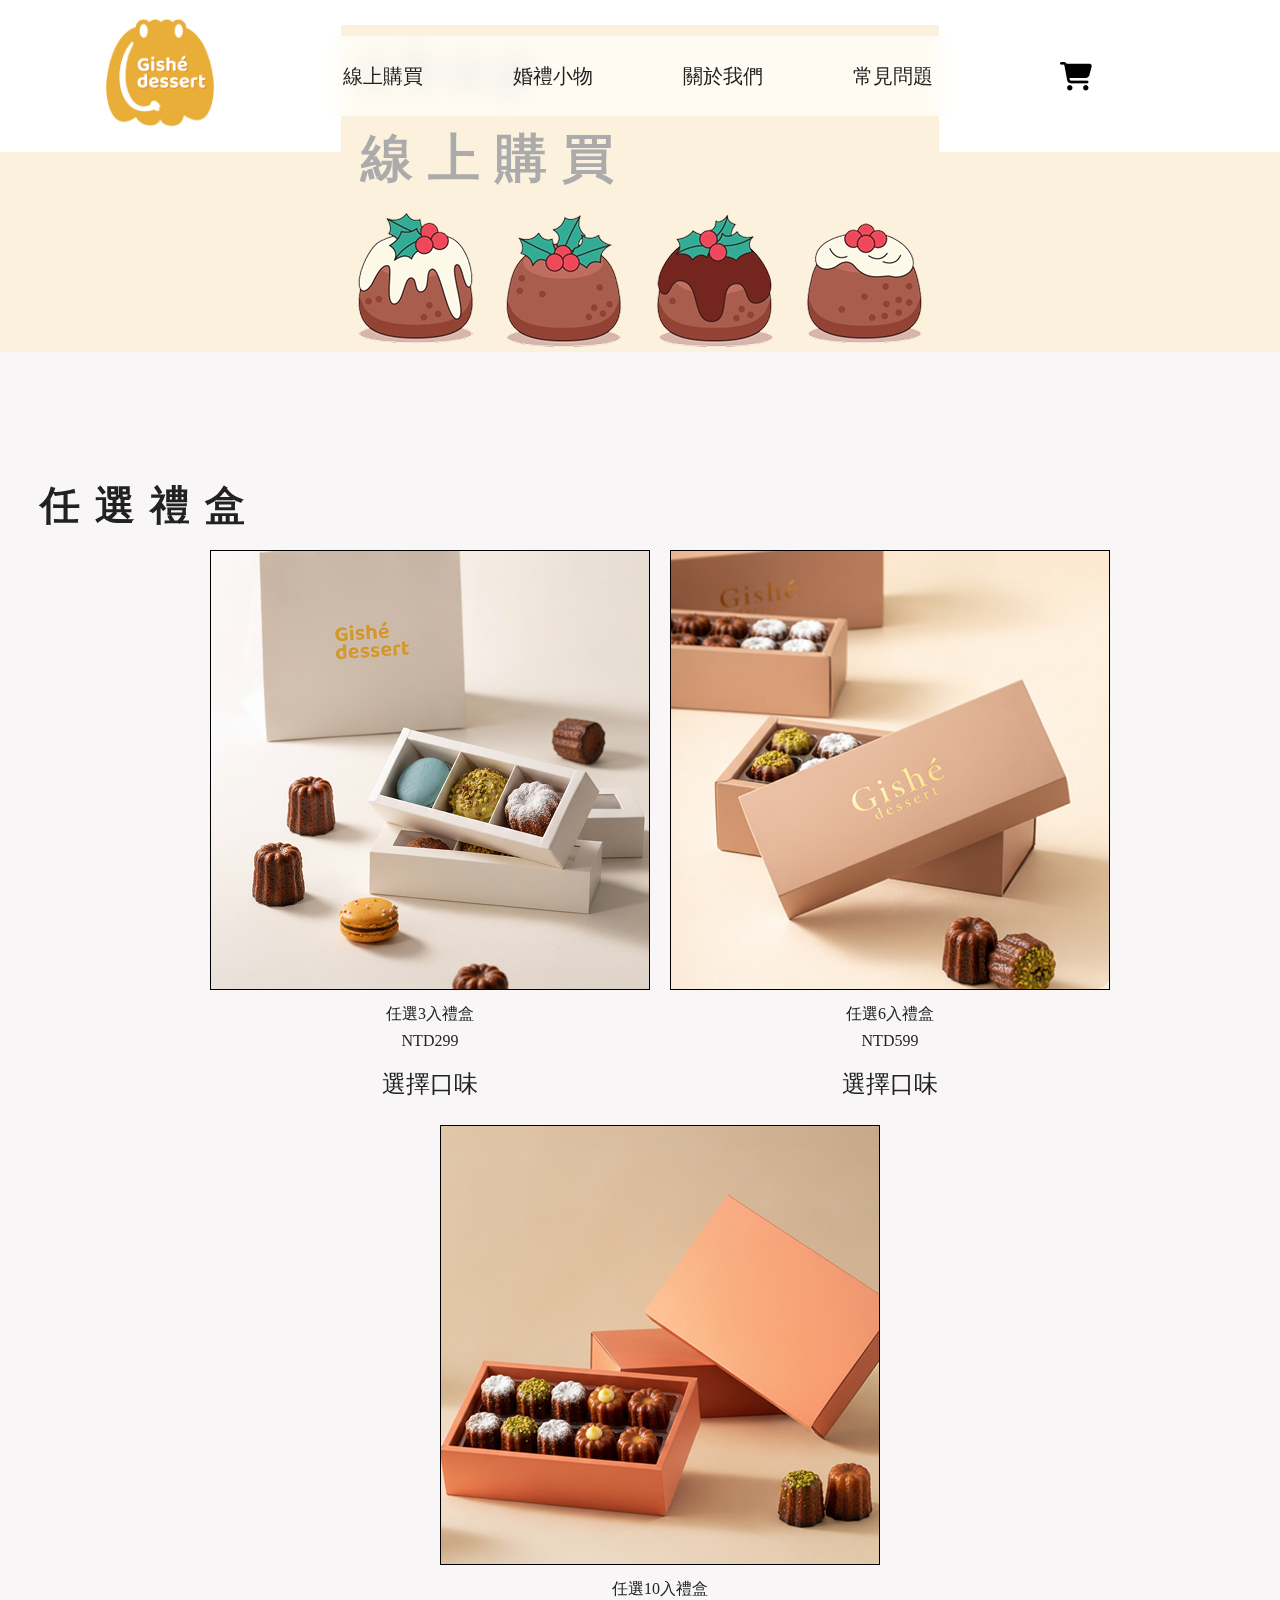
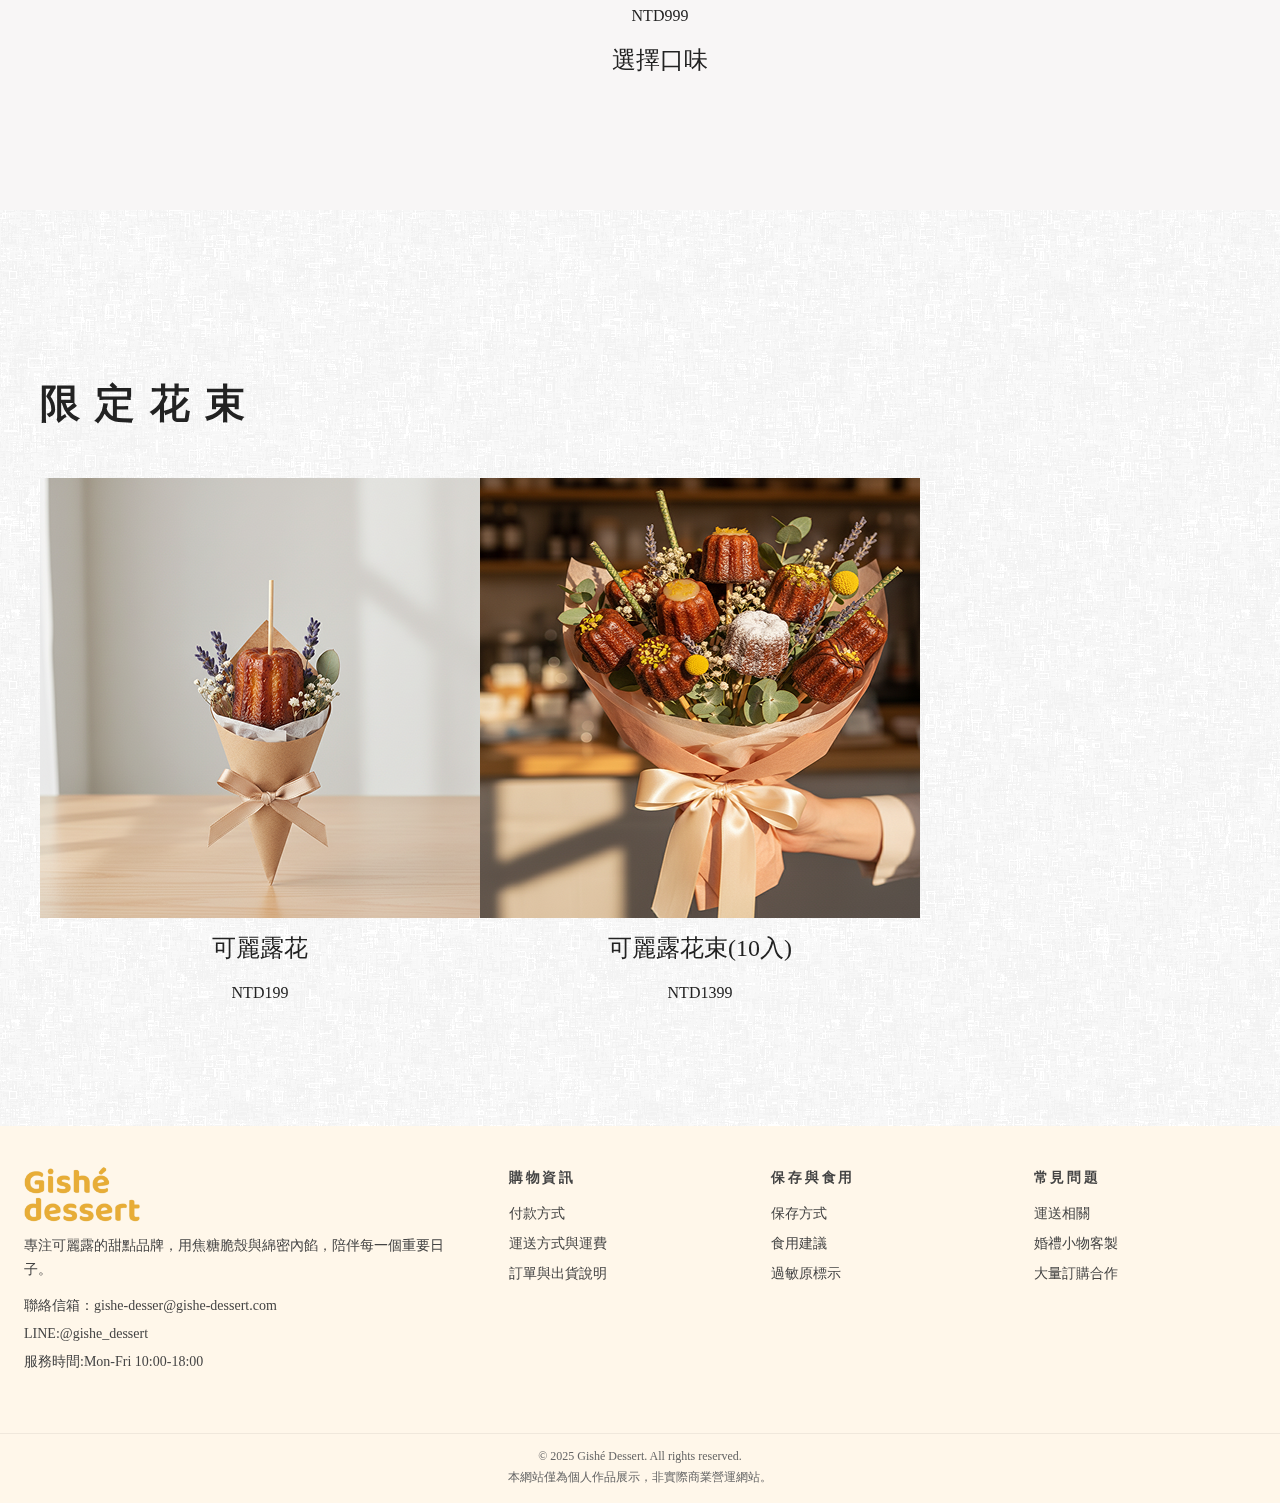
<file: src/pages/gift-box/gift-box.html>
<!DOCTYPE html>
<html lang="en">

<head>
    <meta charset="UTF-8">
    <meta name="viewport" content="width=device-width, initial-scale=1.0">
    <title>Gishé Dessert｜精選商品</title>
    <link rel="stylesheet" href="../../styles/base/reset.css">
    <link rel="stylesheet" href="../../styles/base/typography.css">
    <link rel="stylesheet" href="../../styles/components/header.css">
    <link rel="stylesheet" href="../../styles/main/main.css">
    <link rel="stylesheet" href="../../styles/components/footer.css">
    <link rel="stylesheet" href="../../styles/components/banner.css">
    <link rel="stylesheet" href="../../styles/pages/gift-box.css">
    <script src="../../scripts/header.js"></script>
</head>

<body>
     <header class="site-header" id="header-scroll">
        <div class="site-header__inner">
            <a class="site-header__logo" href="../../../index.html">
                <img src="../../assets/images/ui/ImageToStl.com_dessert 1.png" alt="吉舍甜食可麗露LOGO">
            </a>
        </div>
        <div class="site-header__nav">
            <ul>
                <li><a href="../../pages/gift-box/gift-box.html"><div class="zh">線上購買</div><div class="en">shop</div></a></li>
                <li><a href="../../pages/wedding/wedding.html"><div class="zh">婚禮小物</div><div class="en">wedding</div></a></li>
                <li><a href="../../pages/about/about.html"><div class="zh">關於我們</div><div class="en">about</div></a></li>
                <li><a href="../../pages/faq/faq-section.html"><div class="zh">常見問題</div><div class="en">FAQ</div></a></li>
            </ul>
            <div class="site-header__cart">
                <img src="../../assets/icons/icon-cart.png" alt="購物車">
            </div>
        </div>
    </header>
    <div class="banner">
        <div class="banner-container">
        <div class="banner-title">
            <h1>shop</h1>
            <h1>線上購買</h1>
        </div>
        <div class="banner-pic">
            <img src="../../assets/images/banner/banner.png" alt="">
        </div>
        </div>
    </div>
    <main>
        <section class="gift-box">
            <div class="container">
                <header class="gift-box__title">
                    <h2>任選禮盒</h2>
                </header>
                <div class="gift-box__item">
                    <div class="card">
                        <a href="../gift-box/gift-box(6).html">
                        <img src="../../assets/images/gif-box/gift-box(3).png" alt="">
                        </a>
                        <span>任選3入禮盒</span>
                        <span>NTD299</span><a href="../gift-box/gift-box(6).html" class="cta">選擇口味</a>
                    </div>
                    <div class="card">
                        <a href="../gift-box/gift-box(6).html">
                        <img src="../../assets/images/gif-box/gift-box(6).png" alt="">
                        </a>
                        <span>任選6入禮盒</span>
                        <span>NTD599</span><a href="../gift-box/gift-box(6).html" class="cta">選擇口味</a>
                    </div>
                    <div class="card">
                        <a href="../gift-box/gift-box(6).html">
                        <img src="../../assets/images/gif-box/gift-box(10).png" alt="">
                        </a>
                        <span>任選10入禮盒</span>
                        <span>NTD999</span><a href="../gift-box/gift-box(6).html" class="cta">選擇口味</a>
                    </div>
                </div>
            </div>
        </section>
        <section class="gift-flower">
            <div class="container">
                <div class="gift-flower__title">
                    <h2>限定花束</h2>
                </div>
                <div class="gift-flower__item">
                    <div class="card">
                        <img src="../../assets/images/gif-box/flower(1).png" alt="">
                        <a href="">可麗露花</a>
                        <span>NTD199</span>
                    </div>
                    <div class="card">
                        <img src="../../assets/images/gif-box/flower(10).png" alt="">
                        <a href="">可麗露花束(10入)</a>
                        <span>NTD1399</span>
                    </div>
                </div>
            </div>
        </section>
    </main>


    <footer class="site-footer">
        <div class="footer-main">

            <div class="footer-brand">
                <img src="../../assets/images/ui/logo-text.png" alt="Gishé Dessert">
                <p>專注可麗露的甜點品牌，用焦糖脆殼與綿密內餡，陪伴每一個重要日子。</p>

                 <ul class="footer-contact">
                    <li>聯絡信箱：gishe-desser@gishe-dessert.com</li>
                    <li>LINE:@gishe_dessert</li>
                    <li>服務時間:Mon-Fri 10:00-18:00</li>
                </ul>
            </div>


            <div class="footer-column">
                <h3>購物資訊</h3>
                <ul>
                    <li><a href="../../pages/faq/faq-section.html">付款方式</a></li>
                    <li><a href="../../pages/faq/faq-section.html">運送方式與運費</a></li>
                    <li><a href="../../pages/faq/faq-section.html">訂單與出貨說明</a></li>
                </ul>
            </div>


            <div class="footer-column">
                <h3>保存與食用</h3>
                <ul>
                    <li><a href="../../pages/faq/faq-section.html">保存方式</a></li>
                    <li><a href="../../pages/faq/faq-section.html">食用建議</a></li>
                    <li><a href="../../pages/faq/faq-section.html">過敏原標示</a></li>
                </ul>
            </div>


            <div class="footer-column">
                <h3>常見問題</h3>
                <ul>
                    <li><a href="../../pages/faq/faq-section.html">運送相關</a></li>
                    <li><a href="../../pages/faq/faq-section.html">婚禮小物客製</a></li>
                    <li><a href="../../pages/faq/faq-section.html">大量訂購合作</a></li>
                </ul>
            </div>
        </div>

        <div class="footer-bottom">
            <p>© 2025 Gishé Dessert. All rights reserved.</p>
            <p>本網站僅為個人作品展示，非實際商業營運網站。</p>
        </div>
    </footer>

</body>

</html>
</file>
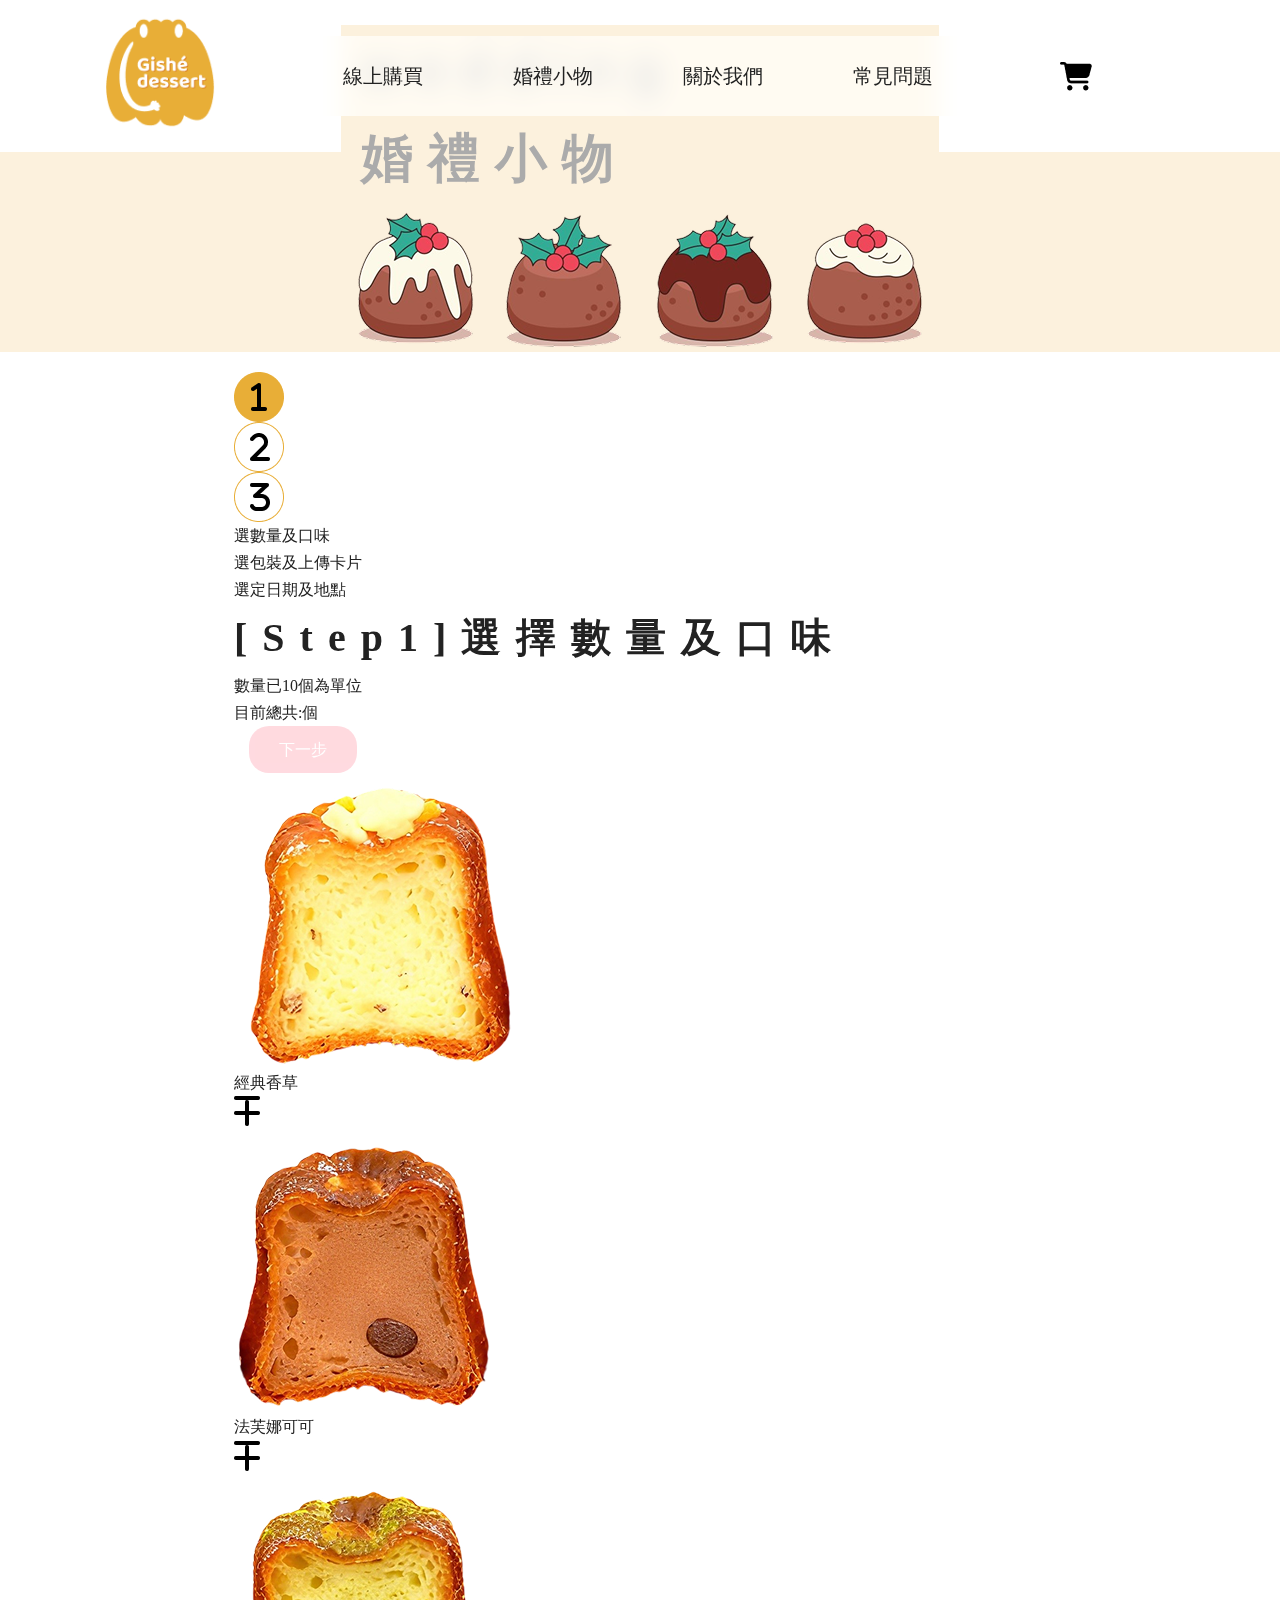
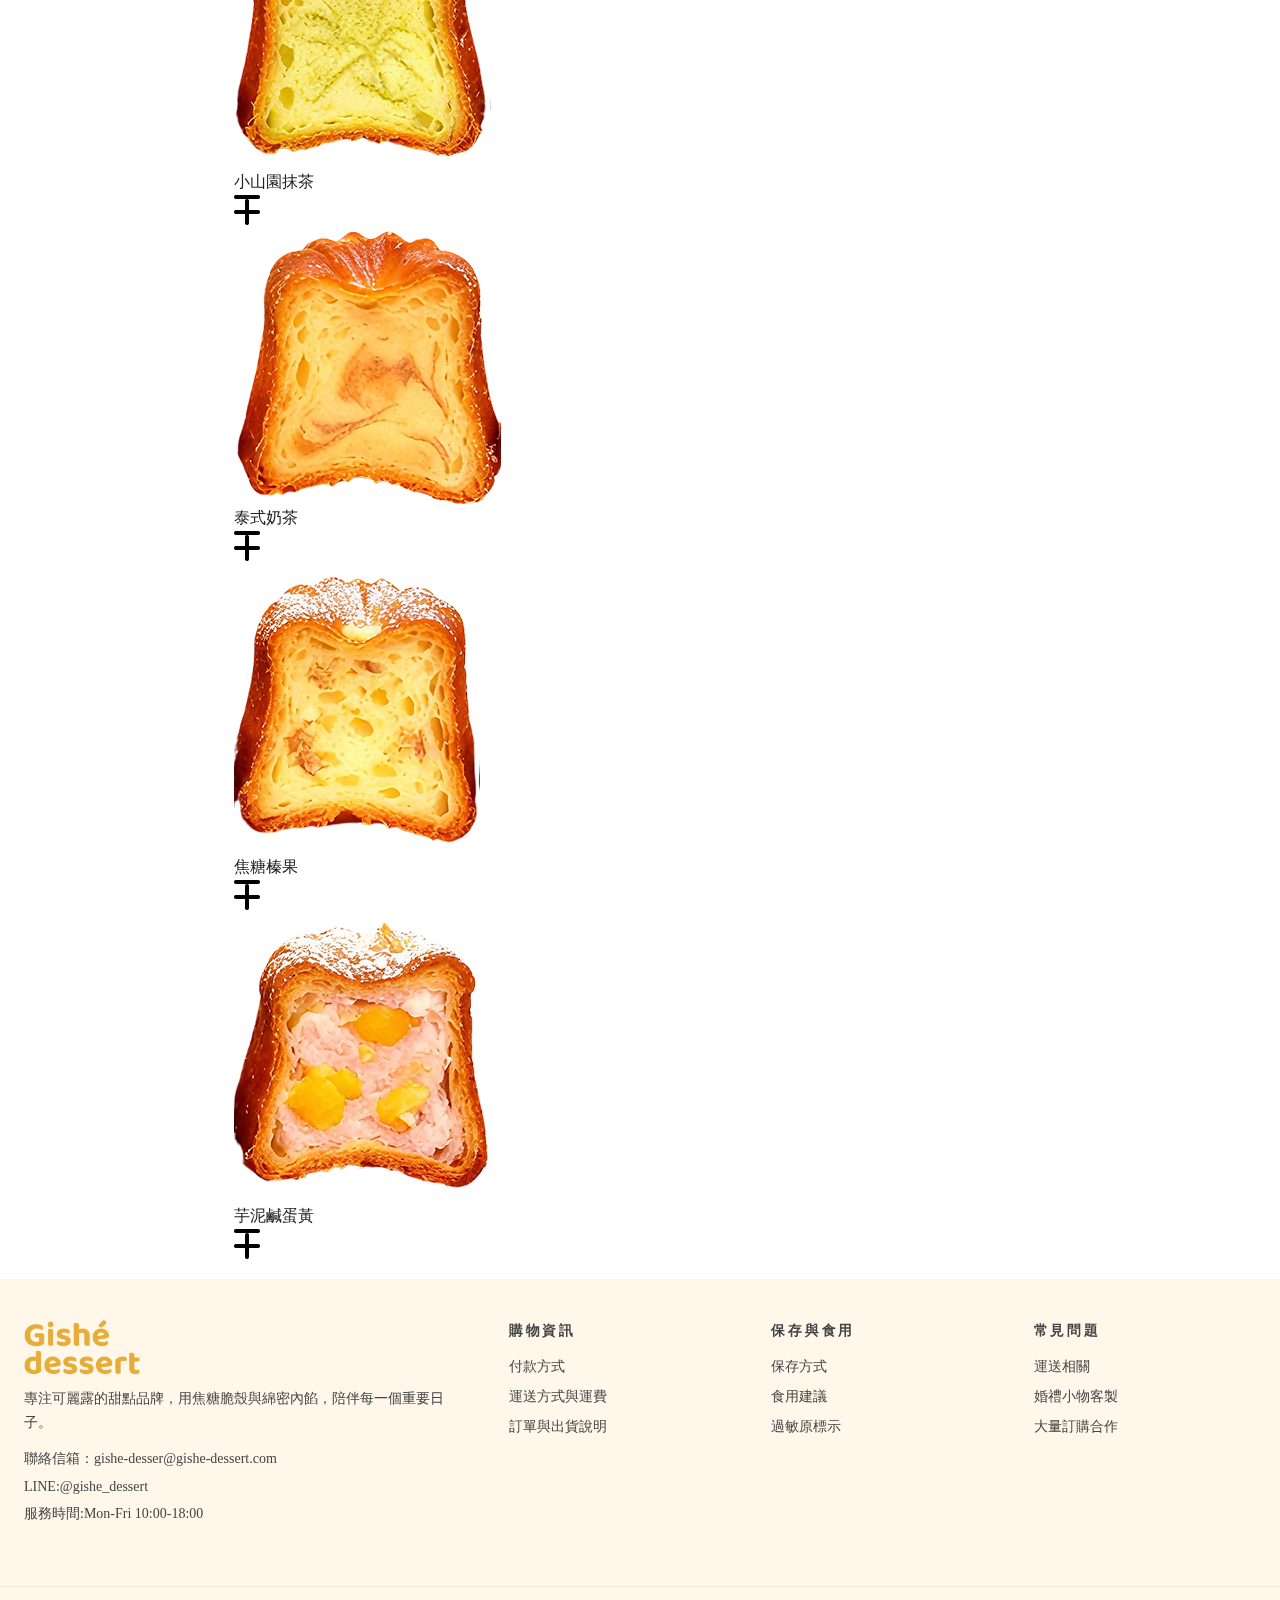
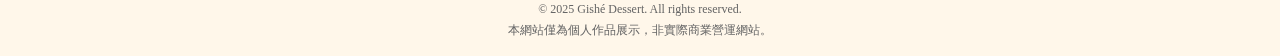
<file: src/pages/wedding/wedding.html>
<!DOCTYPE html>
<html lang="en">

<head>
    <meta charset="UTF-8">
    <meta name="viewport" content="width=device-width, initial-scale=1.0">
    <title>Gishé Dessert｜婚禮小物</title>
    <link rel="stylesheet" href="../../styles/base/reset.css">
    <link rel="stylesheet" href="../../styles/base/typography.css">
    <link rel="stylesheet" href="../../styles/components/header.css">
    <link rel="stylesheet" href="../../styles/main/main.css">
    <link rel="stylesheet" href="../../styles/components/footer.css">
    <link rel="stylesheet" href="../../styles/components/banner.css">
    <link rel="stylesheet" href="../../styles/pages/wedding.css">
    <script src="../../scripts/header.js"></script>

</head>

<body>
    <header class="site-header" id="header-scroll">
        <div class="site-header__inner">
            <a class="site-header__logo" href="../../../index.html">
                <img src="../../assets/images/ui/ImageToStl.com_dessert 1.png" alt="吉舍甜食可麗露LOGO">
            </a>
        </div>
        <div class="site-header__nav">
            <ul>
                <li><a href="../../pages/gift-box/gift-box.html"><div class="zh">線上購買</div><div class="en">shop</div></a></li>
                <li><a href="../../pages/wedding/wedding.html"><div class="zh">婚禮小物</div><div class="en">wedding</div></a></li>
                <li><a href="../../pages/about/about.html"><div class="zh">關於我們</div><div class="en">about</div></a></li>
                <li><a href="../../pages/faq/faq-section.html"><div class="zh">常見問題</div><div class="en">FAQ</div></a></li>
            </ul>
            <div class="site-header__cart">
                <img src="../../assets/icons/icon-cart.png" alt="購物車">
            </div>
        </div>
    </header>
    <div class="banner">
        <div class="banner-container">
        <div class="banner-title">
            <h1>wedding</h1>
            <h1>婚禮小物</h1>
        </div>
        <div class="banner-pic">
            <img src="../../assets/images/banner/banner.png" alt="">
        </div>
        </div>
    </div>


    <main>
        <section class="wedding-step1">
            <div class="container">
                <div class="step-bar">
                    <div class="step">
                        <img src="../../assets/images/wedding/icon-step1o.png" alt="">
                    </div>
                    <div class="step-line"></div>
                    <div class="step">
                        <img src="../../assets/images/wedding/icon-step2.png" alt="">
                    </div>
                    <div class="step-line"></div>
                    <div class="step">
                        <img src="../../assets/images/wedding/icon-step3.png" alt="">
                    </div>
                </div>
                <div class="directions">
                    <div class="step-directions">
                        <p>選數量及口味</p>
                    </div>
                    <div class="step-directions">
                        <p>選包裝及上傳卡片</p>
                    </div>
                    <div class="step-directions">
                        <p>選定日期及地點</p>
                    </div>
                </div>
                <div class="wedding-step1__header-row">
                    <header class="wedding-step1__header">
                        <h2>[Step1]選擇數量及口味</h2>
                        <p>數量已10個為單位</p>
                    </header>
                    <div class="wedding-step1__total">
                        <span>目前總共:<span id="weddingTotal"></span>個</span>
                    </div>
                    <a href="../../pages/wedding/wedding2.html" class="btn-next">下一步</a>
                </div>

                <div class="wedding-step1__item">
                    <div class="card">
                        <div class="card-img">
                            <img src="../../assets/images/index/flavor-vanilla.png" alt="">
                        </div>
                        <p>經典香草</p>
                        <div class="select">
                            <div class="icon minus">
                                <img src="../../assets/icons/icon-sub.png" alt="">
                            </div>
                            <div class="icon plus">
                                <img src="../../assets/icons/icon-add.png" alt="">
                            </div>
                        </div>
                    </div>
                    <div class="card">
                        <div class="card-img">
                            <img src="../../assets/images/index/flavor-chocolate.png" alt="">
                        </div>
                        <p>法芙娜可可</p>
                        <div class="select">
                            <div class="icon minus">
                                <img src="../../assets/icons/icon-sub.png" alt="">
                            </div>
                            <div class="icon plus">
                                <img src="../../assets/icons/icon-add.png" alt="">
                            </div>
                        </div>
                    </div>
                    <div class="card">
                        <div class="card-img">
                            <img src="../../assets/images/index/flavor-koyamaen.png" alt="">
                        </div>
                        <p>小山園抹茶</p>
                        <div class="select">
                            <div class="icon minus">
                                <img src="../../assets/icons/icon-sub.png" alt="">
                            </div>
                            <div class="icon plus">
                                <img src="../../assets/icons/icon-add.png" alt="">
                            </div>
                        </div>
                    </div>
                    <div class="card">
                        <div class="card-img">
                            <img src="../../assets/images/index/flavor-thai-milk-tea.png" alt="">
                        </div>
                        <p>泰式奶茶</p>
                        <div class="select">
                            <div class="icon minus">
                                <img src="../../assets/icons/icon-sub.png" alt="">
                            </div>
                            <div class="icon plus">
                                <img src="../../assets/icons/icon-add.png" alt="">
                            </div>
                        </div>
                    </div>
                    <div class="card">
                        <div class="card-img">
                            <img src="../../assets/images/index/flavor-caramel-hazelnut.png" alt="">
                        </div>
                        <p>焦糖榛果</p>
                        <div class="select">
                            <div class="icon minus">
                                <img src="../../assets/icons/icon-sub.png" alt="">
                            </div>
                            <div class="icon plus">
                                <img src="../../assets/icons/icon-add.png" alt="">
                            </div>
                        </div>
                    </div>
                    <div class="card">
                        <div class="card-img">
                            <img src="../../assets/images/index/flavor-taro-salted-egg-yolk.png" alt="">
                        </div>
                        <p>芋泥鹹蛋黃</p>
                        <div class="select">
                            <div class="icon minus">
                                <img src="../../assets/icons/icon-sub.png" alt="">
                            </div>
                            <div class="icon plus">
                                <img src="../../assets/icons/icon-add.png" alt="">
                            </div>
                        </div>
                    </div>
                </div>
            </div>
        </section>
    </main>




    <footer class="site-footer">
        <div class="footer-main">

            <div class="footer-brand">
                <img src="../../assets/images/ui/logo-text.png" alt="Gishé Dessert">
                <p>專注可麗露的甜點品牌，用焦糖脆殼與綿密內餡，陪伴每一個重要日子。</p>

                <ul class="footer-contact">
                    <li>聯絡信箱：gishe-desser@gishe-dessert.com</li>
                    <li>LINE:@gishe_dessert</li>
                    <li>服務時間:Mon-Fri 10:00-18:00</li>
                </ul>
            </div>


            <div class="footer-column">
                <h3>購物資訊</h3>
                <ul>
                    <li><a href="../../pages/faq/faq-section.html">付款方式</a></li>
                    <li><a href="../../pages/faq/faq-section.html">運送方式與運費</a></li>
                    <li><a href="../../pages/faq/faq-section.html">訂單與出貨說明</a></li>
                </ul>
            </div>


            <div class="footer-column">
                <h3>保存與食用</h3>
                <ul>
                    <li><a href="../../pages/faq/faq-section.html">保存方式</a></li>
                    <li><a href="../../pages/faq/faq-section.html">食用建議</a></li>
                    <li><a href="../../pages/faq/faq-section.html">過敏原標示</a></li>
                </ul>
            </div>


            <div class="footer-column">
                <h3>常見問題</h3>
                <ul>
                    <li><a href="../../pages/faq/faq-section.html">運送相關</a></li>
                    <li><a href="../../pages/faq/faq-section.html">婚禮小物客製</a></li>
                    <li><a href="../../pages/faq/faq-section.html">大量訂購合作</a></li>
                </ul>
            </div>
        </div>

        <div class="footer-bottom">
            <p>© 2025 Gishé Dessert. All rights reserved.</p>
            <p>本網站僅為個人作品展示，非實際商業營運網站。</p>
        </div>
    </footer>
</body>

</html>
</file>
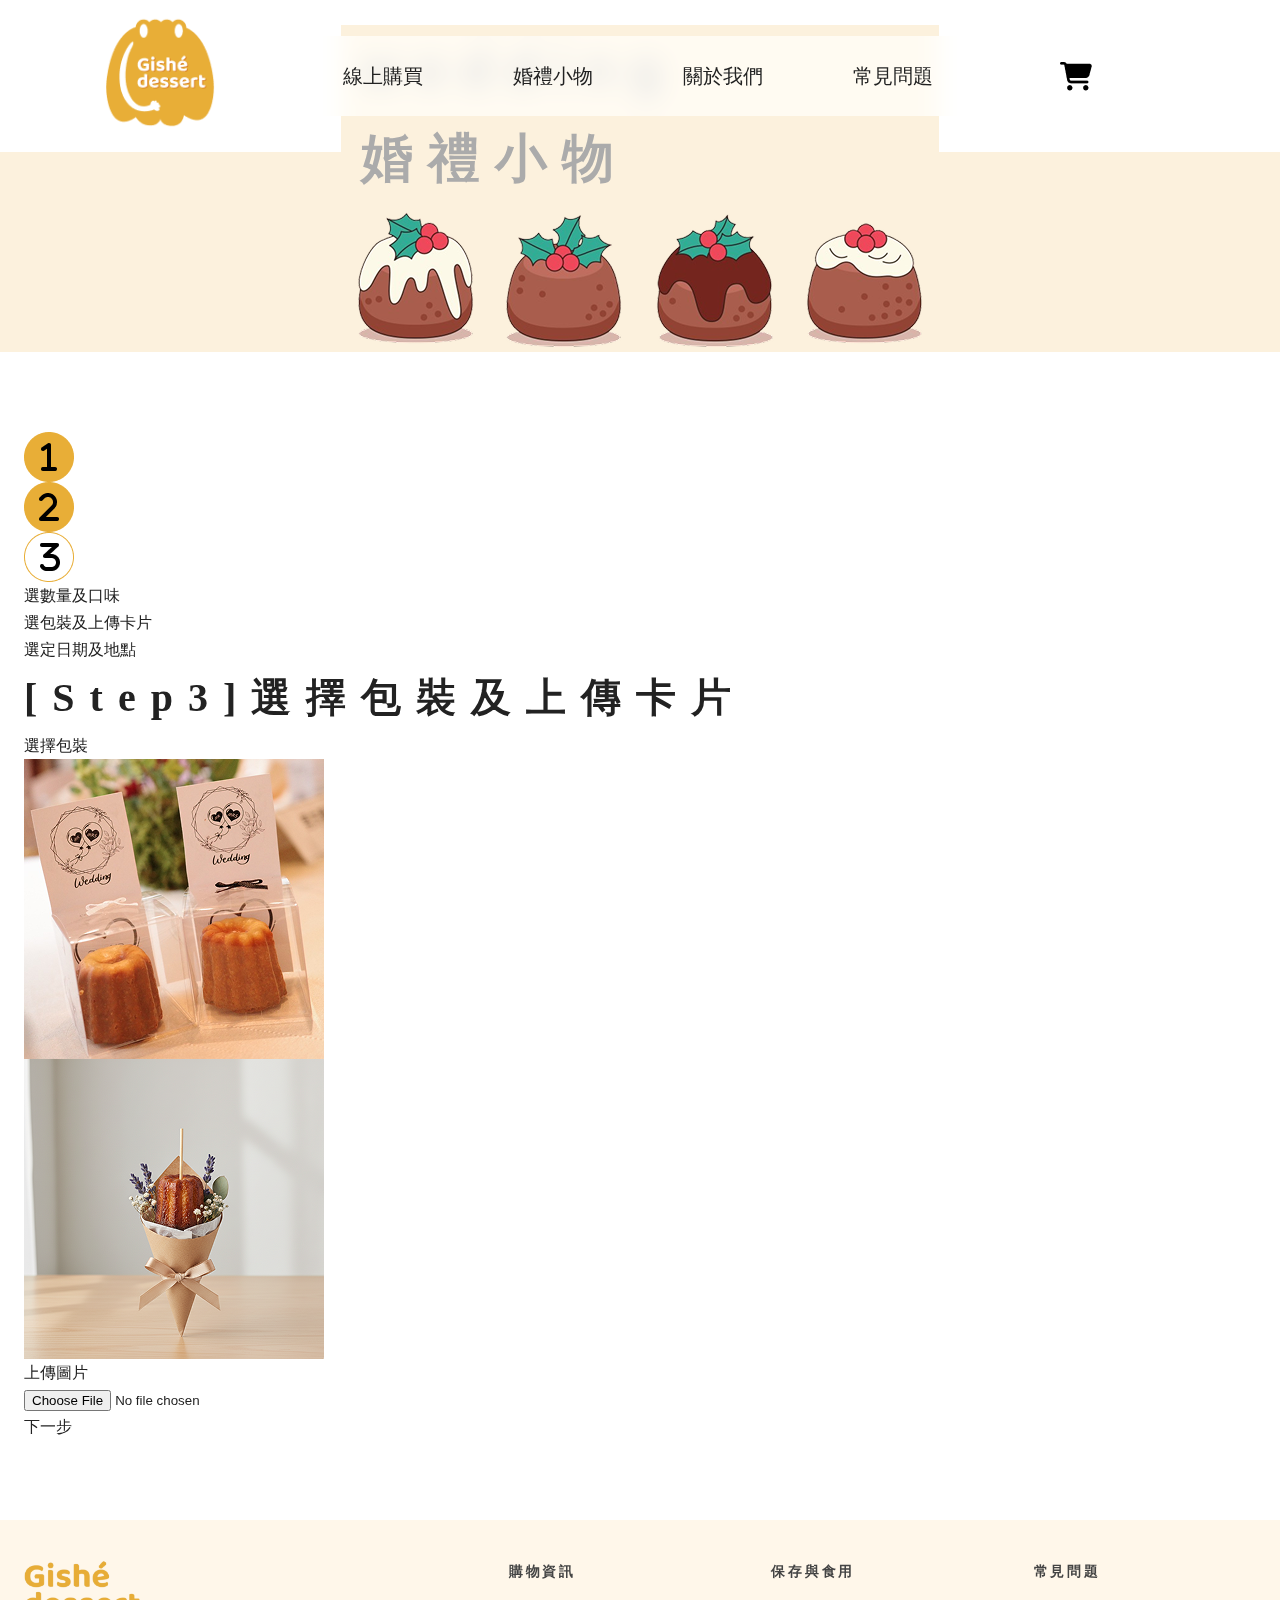
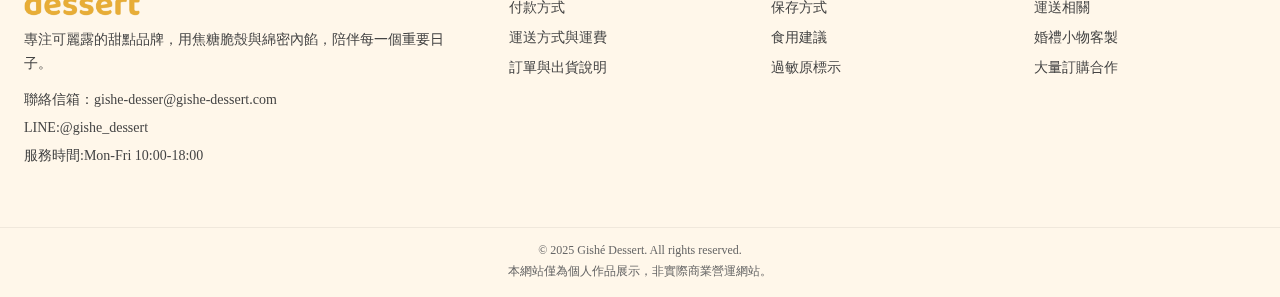
<file: src/pages/wedding/wedding2.html>
<!DOCTYPE html>
<html lang="en">

<head>
    <meta charset="UTF-8">
    <meta name="viewport" content="width=device-width, initial-scale=1.0">
    <title>Gishé Dessert｜婚禮小物</title>
    <link rel="stylesheet" href="../../styles/base/reset.css">
    <link rel="stylesheet" href="../../styles/base/typography.css">
    <link rel="stylesheet" href="../../styles/components/header.css">
    <link rel="stylesheet" href="../../styles/main/main.css">
    <link rel="stylesheet" href="../../styles/components/footer.css">
    <link rel="stylesheet" href="../../styles/components/banner.css">
    <link rel="stylesheet" href="../../styles/pages/wedding2.css">
    <script src="../../scripts/header.js"></script>

</head>

<body>
     <header class="site-header" id="header-scroll">
        <div class="site-header__inner">
            <a class="site-header__logo" href="../../../index.html">
                <img src="../../assets/images/ui/ImageToStl.com_dessert 1.png" alt="吉舍甜食可麗露LOGO">
            </a>
        </div>
        <div class="site-header__nav">
            <ul>
                <li><a href="../../pages/gift-box/gift-box.html"><div class="zh">線上購買</div><div class="en">shop line</div></a></li>
                <li><a href="../../pages/wedding/wedding.html"><div class="zh">婚禮小物</div><div class="en">wedding</div></a></li>
                <li><a href="../../pages/about/about.html"><div class="zh">關於我們</div><div class="en">about</div></a></li>
                <li><a href="../../pages/faq/faq-section.html"><div class="zh">常見問題</div><div class="en">FAQ</div></a></li>
            </ul>
            <div class="site-header__cart">
                <img src="../../assets/icons/icon-cart.png" alt="購物車">
            </div>
        </div>
    </header>
    <div class="banner">
        <div class="banner-container">
        <div class="banner-title">
            <h1>wedding</h1>
            <h1>婚禮小物</h1>
        </div>
        <div class="banner-pic">
            <img src="../../assets/images/banner/banner.png" alt="">
        </div>
        </div>
    </div>

    <main>
        <section class="wedding-step2">
            <div class="container">
                <div class="step-bar">
                    <div class="step">
                        <img src="../../assets/images/wedding/icon-step1o.png" alt="">
                    </div>
                    <div class="step-line"></div>
                    <div class="step">
                        <img src="../../assets/images/wedding/icon-step2o.png" alt="">
                    </div>
                    <div class="step-line"></div>
                    <div class="step">
                        <img src="../../assets/images/wedding/icon-step3.png" alt="">
                    </div>
                </div>
                <div class="directions">
                    <div class="step-directions">
                        <p>選數量及口味</p>
                    </div>
                    <div class="step-directions">
                        <p>選包裝及上傳卡片</p>
                    </div>
                    <div class="step-directions">
                        <p>選定日期及地點</p>
                    </div>
                </div>
                <header class="wedding-step2__title">
                    <h2>[Step3]選擇包裝及上傳卡片</h2>
                    <p>選擇包裝</p>
                </header>
                <div class="wedding-step2__item">
                    <div class="card">
                        <img src="../../assets/images/wedding/box.png" alt="">
                    </div>
                    <div class="card">
                        <img src="../../assets/images/wedding/flower.png" alt="">
                    </div>
                </div>
                <div class="step2-contrl">
                    <div class="wedding-step2__update">
                        <p>上傳圖片</p>
                        <input type="file">
                    </div>
                    <div class="step3-next">
                        <a href="../../pages/wedding/wedding3.html">
                            <div class="btn-next">下一步</div>
                        </a>
                    </div>
                </div>
            </div>
        </section>
    </main>
    <footer class="site-footer">
        <div class="footer-main">

            <div class="footer-brand">
                <img src="../../assets/images/ui/logo-text.png" alt="Gishé Dessert">
                <p>專注可麗露的甜點品牌，用焦糖脆殼與綿密內餡，陪伴每一個重要日子。</p>

              <ul class="footer-contact">
                    <li>聯絡信箱：gishe-desser@gishe-dessert.com</li>
                    <li>LINE:@gishe_dessert</li>
                    <li>服務時間:Mon-Fri 10:00-18:00</li>
                </ul>
            </div>


            <div class="footer-column">
                <h3>購物資訊</h3>
                <ul>
                    <li><a href="../../pages/faq/faq-section.html">付款方式</a></li>
                    <li><a href="../../pages/faq/faq-section.html">運送方式與運費</a></li>
                    <li><a href="../../pages/faq/faq-section.html">訂單與出貨說明</a></li>
                </ul>
            </div>


            <div class="footer-column">
                <h3>保存與食用</h3>
                <ul>
                    <li><a href="../../pages/faq/faq-section.html">保存方式</a></li>
                    <li><a href="../../pages/faq/faq-section.html">食用建議</a></li>
                    <li><a href="../../pages/faq/faq-section.html">過敏原標示</a></li>
                </ul>
            </div>


            <div class="footer-column">
                <h3>常見問題</h3>
                <ul>
                    <li><a href="../../pages/faq/faq-section.html">運送相關</a></li>
                    <li><a href="../../pages/faq/faq-section.html">婚禮小物客製</a></li>
                    <li><a href="../../pages/faq/faq-section.html">大量訂購合作</a></li>
                </ul>
            </div>
        </div>

        <div class="footer-bottom">
            <p>© 2025 Gishé Dessert. All rights reserved.</p>
            <p>本網站僅為個人作品展示，非實際商業營運網站。</p>
        </div>
    </footer>
</body>

</html>
</file>
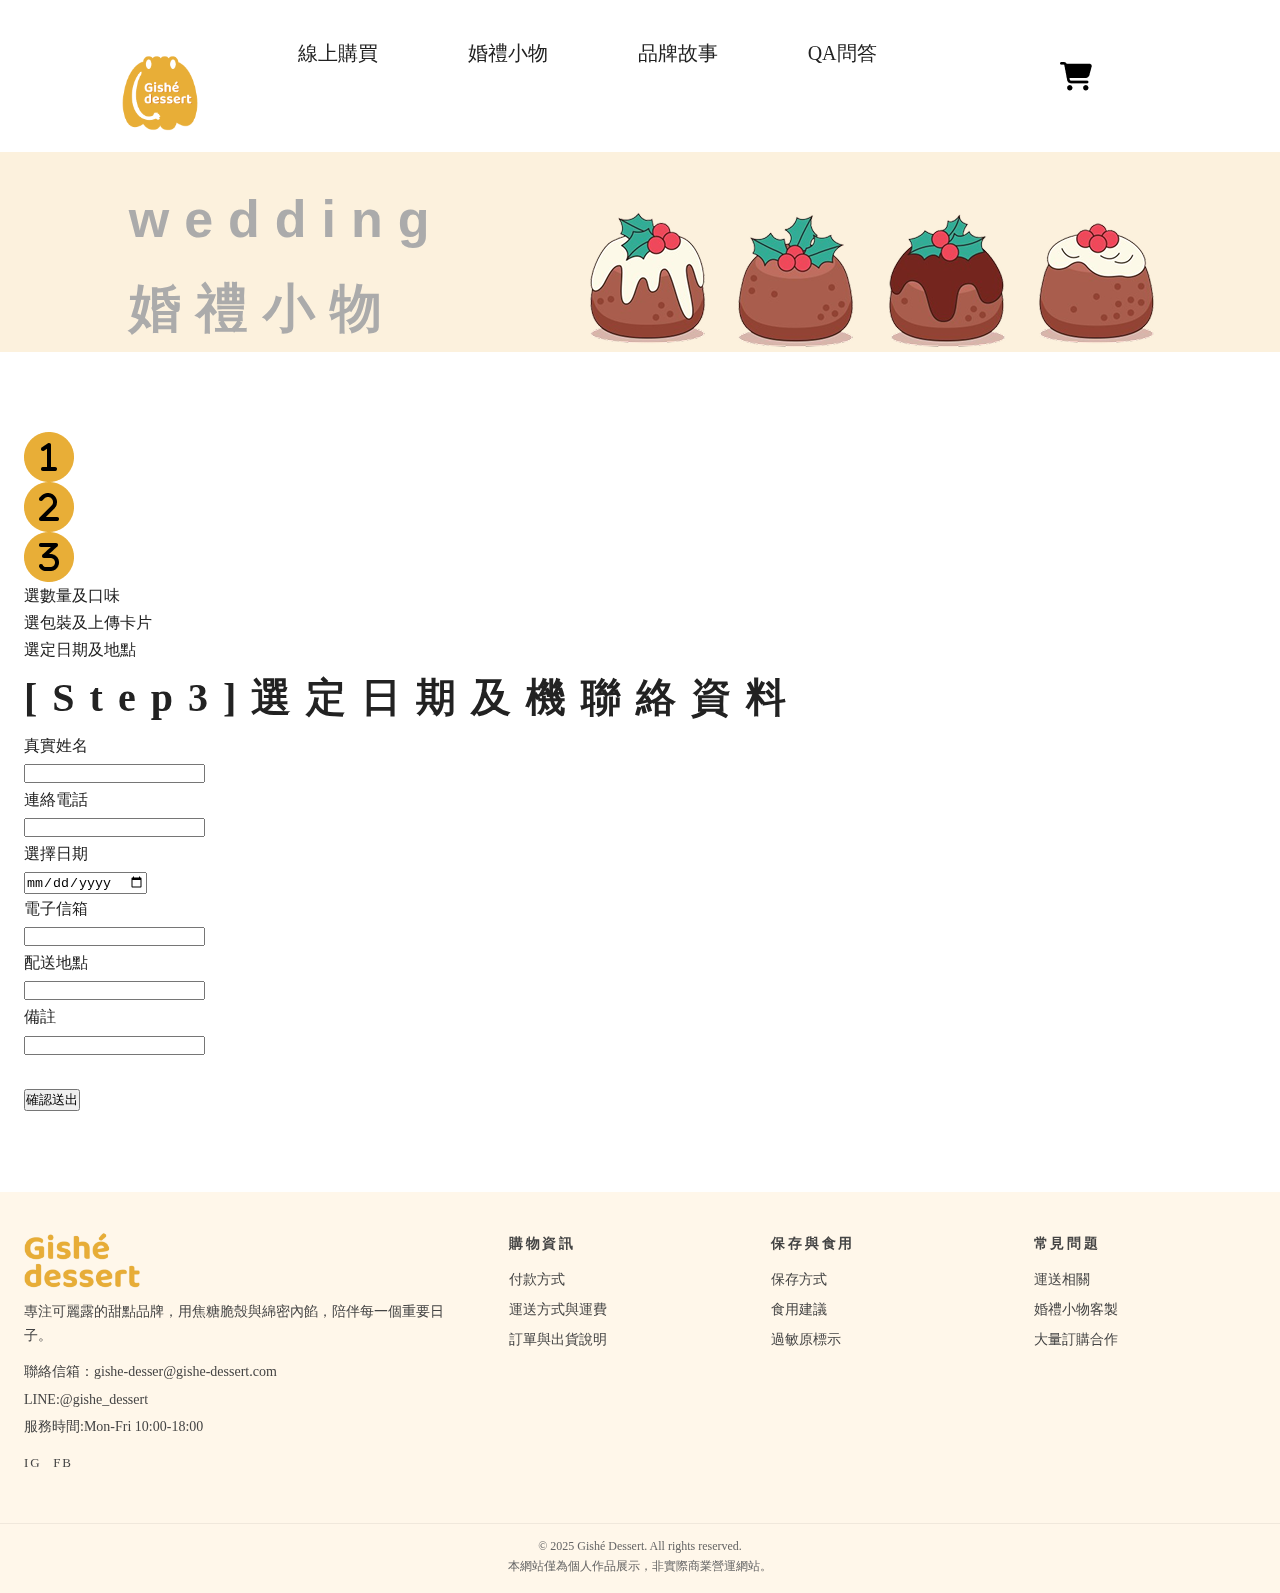
<file: src/pages/wedding/wedding3.html>
<!DOCTYPE html>
<html lang="en">

<head>
    <meta charset="UTF-8">
    <meta name="viewport" content="width=device-width, initial-scale=1.0">
    <title>Document</title>
    <link rel="stylesheet" href="../../styles/base/reset.css">
    <link rel="stylesheet" href="../../styles/base/typography.css">
    <link rel="stylesheet" href="../../styles/components/header.css">
    <link rel="stylesheet" href="../../styles/main/main.css">
    <link rel="stylesheet" href="../../styles/components/footer.css">
    <link rel="stylesheet" href="../../styles/components/banner.css">
    <link rel="stylesheet" href="../../styles/pages/wedding3.css">
    <script src="../../scripts/header.js"></script>
</head>

<body>
   <header class="site-header" id="header-scroll">
        <div class="site-header__inner">
            <a class="site-header__logo" href="../../../index.html">
                <img src="../../assets/images/ui/logo-nav.png" alt="吉舍甜食可麗露LOGO">
            </a>
        </div>
        <div class="site-header__nav">
            <ul>
                <li><a href="../../pages/gift-box/gift-box.html">線上購買</a></li>
                <li><a href="../../pages/wedding/wedding.html">婚禮小物</a></li>
                <li><a href="">品牌故事</a></li>
                <li><a href="../../pages/fqa/fqa-section.html">QA問答</a></li>
            </ul>
            <div class="site-header__cart">
                <img src="../../assets/icons/icon-cart.png" alt="購物車">
            </div>
        </div>
    </header>
    <div class="banner">
        <div class="banner-title">
            <h1>wedding</h1>
            <h1>婚禮小物</h1>
        </div>
        <div class="banner-pic">
            <img src="../../assets/images/banner/banner.png" alt="">
        </div>
    </div>

    <main>
        <section class="wedding-step3">
            <div class="container">
                <div class="step-bar">
                    <div class="step">
                        <img src="../../assets/images/wedding/icon-step1o.png" alt="">
                    </div>
                    <div class="step-line"></div>
                    <div class="step">
                        <img src="../../assets/images/wedding/icon-step2o.png" alt="">
                    </div>
                    <div class="step-line"></div>
                    <div class="step">
                        <img src="../../assets/images/wedding/icon-step3o.png" alt="">
                    </div>
                </div>
                <div class="directions">
                    <div class="step-directions">
                        <p>選數量及口味</p>
                    </div>
                    <div class="step-directions">
                        <p>選包裝及上傳卡片</p>
                    </div>
                    <div class="step-directions">
                        <p>選定日期及地點</p>
                    </div>
                </div>
                <header class="header-title">
                    <h2>[Step3]選定日期及機聯絡資料</h2>
                </header>
                <div class="wedding-from">
                    <div>
                        真實姓名<br><input type="text"><br>
                        連絡電話<br><input type="tel"><br>
                    </div>
                    <div>
                        選擇日期<br><input type="date"><br>
                        電子信箱<br><input type="email"><br>
                    </div>
                    <div>
                        配送地點<br><input type="text"><br>
                        備註<br><input type="text"><br>
                        <br><input type="submit" value="確認送出"><br>
                    </div>

                </div>
        </section>
    </main>
        <footer class="site-footer">
        <div class="footer-main">

            <div class="footer-brand">
                <img src="../../assets/images/ui/logo-text.png" alt="Gishé Dessert">
                <p>專注可麗露的甜點品牌，用焦糖脆殼與綿密內餡，陪伴每一個重要日子。</p>

                <ul class="footer-contact">
                    <li>聯絡信箱：gishe-desser@gishe-dessert.com</li>
                    <li>LINE:@gishe_dessert</li>
                    <li>服務時間:Mon-Fri 10:00-18:00</li>
                </ul>

                <div class="footer-social">
                    <a href="" aria-label="Instagram">IG</a>
                    <a href="" aria-label="Facebook">FB</a>
                </div>
            </div>


            <div class="footer-column">
                <h3>購物資訊</h3>
                <ul>
                    <li><a href="../../pages/fqa/fqa-section.html">付款方式</a></li>
                    <li><a href="../../pages/fqa/fqa-section.html">運送方式與運費</a></li>
                    <li><a href="../../pages/fqa/fqa-section.html">訂單與出貨說明</a></li>
                </ul>
            </div>


            <div class="footer-column">
                <h3>保存與食用</h3>
                <ul>
                    <li><a href="../../pages/fqa/fqa-section.html">保存方式</a></li>
                    <li><a href="../../pages/fqa/fqa-section.html">食用建議</a></li>
                    <li><a href="../../pages/fqa/fqa-section.html">過敏原標示</a></li>
                </ul>
            </div>


            <div class="footer-column">
                <h3>常見問題</h3>
                <ul>
                    <li><a href="../../pages/fqa/fqa-section.html">運送相關</a></li>
                    <li><a href="../../pages/fqa/fqa-section.html">婚禮小物客製</a></li>
                    <li><a href="../../pages/fqa/fqa-section.html">大量訂購合作</a></li>
                </ul>
            </div>
        </div>

        <div class="footer-bottom">
            <p>© 2025 Gishé Dessert. All rights reserved.</p>
            <p>本網站僅為個人作品展示，非實際商業營運網站。</p>
        </div>
    </footer>
</body>

</html>
</file>
<file: src/styles/base/typography.css>
h1{
    font-family: Noto serif TC;
    font-size: 52px;
    letter-spacing: 15px;
}
h2{
    font-size: 40px;
    letter-spacing: 15px;
}
</file>
<file: src/styles/components/header.css>
#header-scroll {
    position: sticky;
    top: 0;
    left: 0;
    right: 0;
    z-index: 50;

    display: flex;
    align-items: center;
    justify-content: center;

    width: 100%;
    margin: 0 auto;
    padding: 16px 0;      /* 視覺高度用這裡控制 */
    height: auto;
    background: transparent;
}


.mobile-menu-logo {
    display: none;
}

.site-header__inner {
    width: 110px;
    height: 120px;
    overflow: hidden;
}

.site-header__inner img {
    width: 100%;
}

.site-header__nav {
    display: flex;
    background-color: rgb(255, 255, 255, 0.7);
    width: 960px;
    align-items: center;
    border-radius: 50px;
    padding: 0 auto;
    justify-content: space-evenly;
    backdrop-filter: saturate(150%) blur(12px);
}

.site-header__nav ul {
    display: flex;

}

.site-header__nav li {
    width: max-content;
    font-size: 24px;
}

.site-header__nav li a {
    display: block;
    position: relative;
    width: 170px;
    height: 80px;
    overflow: hidden;
    font-size: 20px;
}

.site-header__nav li a .zh {
    position: absolute;
    left: 50%;
    top: 50%;
    transform: translate(-50%, -50%);
}

.site-header__nav li a .en {
    position: absolute;
    left: 50%;
    top: 50%;
    transform: translate(-50%, 200%);
}

.site-header__nav li a:hover .zh {
    transform: translate(-50%, -250%);
    transition: all .6s;
}

.site-header__nav li a:hover .en {
    transform: translate(-50%, -50%);
    transition: all .6s;
}

body.no-scroll {
    overflow: hidden;
}

.nav-backdrop {
    display: none;
}


/* 漢堡按鈕基礎樣式 */
.hamburger-menu {
    display: none;
    /* 手機版再打開 */
    cursor: pointer;
    position: relative;
    /* 讓下面的 span 用絕對定位 */
    width: 30px;
    height: 20px;
    z-index: 100;
}

.hamburger-menu span {
    position: absolute;
    left: 0;
    right: 0;
    height: 2px;
    background-color: #555;
    border-radius: 999px;
    transition:
        transform 0.3s ease,
        opacity 0.3s ease,
        top 0.3s ease,
        bottom 0.3s ease;
}

/* 三條線的預設位置：上 / 中 / 下 */
.hamburger-menu span:nth-child(1) {
    top: 0;
}

.hamburger-menu span:nth-child(2) {
    top: 50%;
    transform: translateY(-50%);
}

.hamburger-menu span:nth-child(3) {
    bottom: 0;
}

/* 2. 手機版樣式 (RWD) */
@media screen and (max-width: 768px) {

    /* 整個 header 改成滿版上橫條 */
    #header-scroll {
        position: sticky;
        top: 0;
        z-index: 50;
        padding: 8px 16px;
        background-color: rgba(255, 255, 255, 0.95);

        justify-content: space-between;
        /* 左 logo 右 nav */
    }

    .site-header__inner {
        width: 80px;
        height: auto;
    }

    .site-header__inner img {
        width: 100%;
        height: auto;
    }

    /* 桌機版的 nav pill 改成純容器，寬度自適應 */
    .site-header__nav {
        width: auto;
        background-color: transparent;
        backdrop-filter: none;
        border-radius: 0;
        padding: 0;
        justify-content: flex-end;
    }

    /* 手機版顯示 Logo（在抽屜內） */
    .mobile-menu-logo {
        display: block;
        margin-bottom: 40px;
        opacity: 0;
        transform: translateY(20px);
    }

    .mobile-menu-logo img {
        width: 80px;
        height: auto;
        display: block;
        margin: 0 auto;
    }

    /* 顯示漢堡按鈕 */
    .hamburger-menu {
        display: flex;
        margin-left: 20px;
    }

    /* 調整購物車位置 */
    .site-header__cart img {
        width: 24px;
        height: 24px;
    }

    /* --- 將 ul 變成滿版抽屜選單 --- */
    .site-header__nav ul {
        position: fixed;
        top: 0;
        right: -80%;
        /* 初始藏在螢幕右側外面 */
        width: 80%;
        /* 抽屜寬度 80% */
        height: 100vh;
        background-color: rgba(255, 255, 255, 0.98);
        backdrop-filter: blur(10px);
        flex-direction: column;
        justify-content: center;
        align-items: center;
        transition: right 0.4s cubic-bezier(0.4, 0, 0.2, 1);
        z-index: 90;
        margin: 0;
    }

    /* 加上 .active 時滑出 */
    .site-header__nav.active ul {
        right: 0;
    }

    /* 背景遮罩：佔滿整個畫面 */
    .nav-backdrop {
        position: fixed;
        inset: 0;
        /* top:0; right:0; bottom:0; left:0; */
        background: rgba(0, 0, 0, 0.35);
        z-index: 80;
        /* 比抽屜低一點，讓抽屜在上面 */
        opacity: 0;
        pointer-events: none;
        /* 預設不能點 */
        transition: opacity 0.3s ease;
        display: block;
        /* 在手機版固定是 block，用 opacity 控制顯示 */
    }

    /* nav.active 時啟用遮罩點擊 */
    .site-header__nav.active .nav-backdrop {
        opacity: 1;
        pointer-events: auto;
        /* 可以點 */
    }

    .site-header__nav li {
        margin: 16px 0;
        opacity: 0;
        transform: translateY(20px);
        transition: all 0.4s ease;
    }

    /* 讓選單逐一出現 */
    .site-header__nav.active li {
        opacity: 1;
        transform: translateY(0);
    }

    .site-header__nav.active li:nth-child(1) {
        transition-delay: 0.05s;
    }

    .site-header__nav.active li:nth-child(2) {
        transition-delay: 0.10s;
    }

    .site-header__nav.active li:nth-child(3) {
        transition-delay: 0.15s;
    }

    .site-header__nav.active li:nth-child(4) {
        transition-delay: 0.20s;
    }

    .site-header__nav.active li:nth-child(5) {
        transition-delay: 0.25s;
    }

    .site-header__nav li a {
        font-size: 20px;
        text-align: center;
        width: auto;
        height: auto;
    }

    /* 手機版 zh/en 直接上下排，不做 hover 動畫 */
    .site-header__nav li a .zh {
        position: static;
        transform: none;
        display: block;
    }

    .site-header__nav li a .en {
        display: block;
        position: static;
        transform: none;
        font-size: 13px;
        color: #999;
        margin-top: 4px;
    }

    .site-header__nav li a:hover .zh,
    .site-header__nav li a:hover .en {
        transform: none;
    }

    /* --- 漢堡按鈕動畫 --- */
    .site-header__nav.active .hamburger-menu span:nth-child(1) {
        top: 50%;
        transform: translateY(-50%) rotate(45deg);
    }

    .site-header__nav.active .hamburger-menu span:nth-child(2) {
        opacity: 0;
    }

    .site-header__nav.active .hamburger-menu span:nth-child(3) {
        bottom: auto;
        top: 50%;
        transform: translateY(-50%) rotate(-45deg);
    }

}
</file>
<file: src/styles/main/main.css>
*,
*::before,
*::after {
    box-sizing: border-box;
    margin: 0;
    padding: 0;
}

html,
body {
    width: 100%;
}

body {
    font-family: "Noto Sans TC";
    color: #222;
    line-height: 1.7;
}

.container {
    max-width: 1320px;
    margin: 0 auto;
    padding: 0 24px;
}

section {
  padding: 80px 0;
}
</file>
<file: src/styles/components/footer.css>
.site-footer {
  background-color: #FFF7EA;         /* 淡米色，和主體白底做出層次 */
  color: #444;
  font-size: 14px;
}

.footer-main {
  max-width: 1280px;
  margin: 0 auto;
  padding: 40px 24px 24px;
  display: grid;
  grid-template-columns: 2fr 1fr 1fr 1fr;
  column-gap: 40px;
}

.footer-brand img {
  height: 56px;
  margin-bottom: 12px;
}

.footer-brand p {
  margin-bottom: 12px;
  line-height: 1.7;
}

.footer-contact {
  list-style: none;
  margin: 0 0 12px;
  padding: 0;
}

.footer-contact li + li {
  margin-top: 4px;
}

.footer-social a {
  display: inline-block;
  margin-right: 8px;
  font-size: 13px;
  letter-spacing: 0.15em;
}

.footer-column h3 {
  font-size: 14px;
  letter-spacing: 0.2em;
  margin-bottom: 12px;
}

.footer-column ul {
  list-style: none;
  margin: 0;
  padding: 0;
}

.footer-column li + li {
  margin-top: 6px;
}

.footer-column a {
  color: #444;
  text-decoration: none;
}

.footer-column a:hover {
  color: #E8AE37;
}

/* 最底版權列 */
.footer-bottom {
  border-top: 1px solid rgba(0,0,0,0.06);
  margin-top: 24px;
  padding: 12px 24px 16px;
  font-size: 12px;
  color: #666;
  text-align: center;
}

@media (max-width: 768px) {
  .footer-main {
    grid-template-columns: 1fr;
    row-gap: 20px;
    padding: 32px 16px 16px;
  }

  .footer-brand {
    text-align: center;
  }

  .footer-brand img {
    margin: 0 auto 12px;
  }

  .footer-contact {
    text-align: center;
  }

  .footer-social {
    text-align: center;
  }

  .footer-column {
    text-align: center;
  }

  .footer-bottom {
    padding: 12px 16px 16px;
    font-size: 11px;
  }
}
</file>
<file: src/styles/pages/index.css>
.hero {
    display: flex;
    height: 520px;
    justify-content: center;
    align-items: center;
    background-image: url("../../assets/images/hero/hero.png");
    background-size: cover;
    background-position: center;
}

.hero__title {
    padding: 12px 40px;
    background-color: rgba(0, 0, 0, 0.35);
    color: #fff;
    backdrop-filter: blur(8px);
    display: flex;
    justify-content: center;
    align-items: center;
}

.hero__title h1 {
    font-size: 28px;
    letter-spacing: 0.25em;
    text-align: center;
}

/* ---------------flavor-introduce---------------- */

.flavor-introduce {
    background-image: url("../../assets/images/ui/bg.png");
    background-repeat: repeat;
    text-align: center;
}

.flavor-introduce .container {
    display: flex;
    flex-direction: column;
    align-items: center;
}

.flavor-introduce__header {
    margin-bottom: 32px;
}

.flavor-introduce__title h2 {
    font-size: 22px;
    letter-spacing: 0.3em;
}

.flavor-introduce .btn-cta a {
    display: inline-block;
    margin-top: 16px;
    padding: 8px 32px;
    border-radius: 999px;
    background-color: #E8AE37;
    color: #fff;
    font-size: 14px;
    letter-spacing: 0.2em;
}

.flavor-introduce__list {
    display: flex;
    justify-content: center;
    gap: 24px;
}

.flavor-introduce__list figure {
    margin: 0;
}

/* ----------------------steps----------------------- */

.steps {
    text-align: center;
}

.steps .container {
    display: flex;
    flex-direction: column;
    align-items: center;
    justify-content: center;
}

.steps__header {
    margin-bottom: 32px;
}

.steps__header h2 {
    font-size: 22px;
    letter-spacing: 0.25em;
}

.steps__header p {
    margin-top: 8px;
    font-size: 14px;
    color: #666;
}

.steps__item {
  display: grid;
  grid-template-columns: 1fr auto 1fr;
  column-gap: 48px;
  align-items: center;
  width: 100%;
  max-width: 960px;                     
  margin: 0 auto;                      
}
.steps__item-header {
  text-align: right;
}
.steps__item-header h2:first-child {
    font-size: 16px;
    letter-spacing: 0.2em;
    margin-bottom: 4px;
}

.steps__item-header h2:last-child {
    font-size: 22px;
}

.steps__item .pic img {
    max-width: 260px;
}

.steps__item .content {
    max-width: 320px;
    text-align: left;
    font-size: 14px;
    line-height: 1.7;
    letter-spacing: 0.1em;
}

.steps__cta {
    margin-top: 32px;
}

.steps__cta a {
    display: inline-block;
    padding: 8px 32px;
    border-radius: 999px;
    background-color: #E8AE37;
    color: #fff;
    font-size: 14px;
    letter-spacing: 0.2em;
}

/* ----------------section03----------------- */
.product-section__grid {
    max-width: 1320px;
    /* 原本 container 的寬度控制 */
    margin: 0 auto;
    padding: 0 24px;

    display: grid;
    grid-template-columns: repeat(2, minmax(0, 1fr));
    gap: 24px;
}

.product-section .card {
    position: relative;
    overflow: hidden;
}

.product-section .card img {
    width: 100%;
    height: 100%;
    object-fit: cover;
    display: block;
}

.product-section .btn {
    position: absolute;
    left: 16px;
    bottom: 16px;
}

.product-section .btn a {
    display: inline-block;
    padding: 4px 12px;
    background-color: rgba(255, 255, 255, 0.9);
    font-size: 12px;
    letter-spacing: 0.15em;
}
</file>
<file: src/styles/components/banner.css>
.banner {
    width: auto;
    height: 200px;
    background-color: #FCF1DD;
    display: flex;
    align-items: end;
    justify-content: space-evenly;
}
.banner .banner-title{
    background-color:#FCF1DD ;
    display: flex;
    flex-direction: column;
    justify-content: start;
}
.banner h1 {
    font-family:sans-serif;
    color: #ABABAB;
    margin: 0 10px;
    padding:0 10px;
}
</file>
<file: src/styles/pages/faq-section.css>
.fqa-section .container {
    width: 1280px;
    display: flex;
    flex-direction: column;
    justify-content: center;


}

.fqa-section h3 {
    font-size: 22px;
    letter-spacing: 0.3em;
    margin-bottom: 8px;
}

.fqa-section p {
    font-size: 14px;
    color: #666;
}

.arrow-down {
    display: block;
    width: 30px;
    height: 30px;
    position: relative;
}

.arrow-down span {

    position: absolute;
    width: 60%;
    height: 2px;
    background-color: black;
    margin: auto;
}

.arrow-down .bar1 {
    left: 0;
    top: 15px;
    rotate: 45deg;
    transition: rotate .3s 0s;
}

.arrow-down .bar2 {
    right: 0;
    top: 15px;
    rotate: -45deg;
    transition: rotate .3s 0s;
}

#arrow-control {
    display: none;
}

#arrow-control:checked~.question-title .arrow-down .bar1 {
    top: 15px;
    rotate: 315deg;
}

#arrow-control:checked~.question-title .arrow-down .bar2 {
    top: 15px;
    rotate: 225deg;
}


.question {
    display: flex;
    flex-direction: column;
    margin: 20px 0;
}

.question-title {
    display: flex;
    border-bottom: 2px solid #D9D9D9;
    justify-content: space-between;
    align-items: center;
    /* background-color: azure; */
}


.answer .hedden {
    display: block;
}
</file>
<file: src/styles/pages/fqa-section.css>
.fqa-section .container {
    width: 1320px;
    display: flex;
    flex-direction: column;

}

.fqa-section h3 {
    font-size: 20px;
    margin-bottom: 24px;
}

.fqa-section p {
    font-size: 14px;
    color: #666;
}

.arrow-down {
    display: block;
    width: 30px;
    height: 30px;
    position: relative;
}

.arrow-down span {

    position: absolute;
    width: 60%;
    height: 2px;
    background-color: black;
    margin: auto;
}

.arrow-down .bar1 {
    left: 0;
    top: 15px;
    rotate: 45deg;
    transition: rotate .3s 0s;
}

.arrow-down .bar2 {
    right: 0;
    top: 15px;
    rotate: -45deg;
    transition: rotate .3s 0s;
}

#arrow-control {
    display: none;
}

#arrow-control:checked~.question-title .arrow-down .bar1 {
    top: 15px;
    rotate: 315deg;
}

#arrow-control:checked~.question-title .arrow-down .bar2 {
    top: 15px;
    rotate: 225deg;
}


.question {
    display: flex;
    flex-direction: column;
    margin: 20px;
}

.question-title {
    display: flex;
    border-bottom: 2px solid #D9D9D9;
    justify-content: space-between;
    align-items: center;
    /* background-color: azure; */
}


.answer .hedden {
    display: block;
}
</file>
<file: src/styles/pages/gift-box__products.css>
/* -------------gift-box__products----- */
.gift-box__products {
    display: flex;
    justify-content: center;
    align-items: center;
    background-image: url("/src/assets/images/ui/bg.png");
}

.gift-box__flavor {
    display: grid;
    grid-template-columns: repeat(3, 1fr);
    grid-auto-rows: minmax(auto, auto);
    height: 600px;
    margin: 30px;
    /* background-color: blue; */
    align-items: end;

}

.gift-box__card {
    display: flex;
    flex-direction: column;
    justify-content: end;
    align-items: center;
    max-width: 181px;
    max-height: 192px;
    margin: 60px;
}


.gift-box__card .select {
    display: flex;
    width: 150px;
    height: 38px;
    background-color: #F6F7FB;
    justify-content: space-between;
    align-items: center;
    padding: 10px;
    border-radius: 30px;
}

.gift-box__card p {
    font-size: 24px;
    margin: 10px;
}

.gift-box__item {
    display: flex;
    flex-direction: column;
}

.header-title {
    display: flex;
    flex-direction: column;
    margin: 20px;
}
/* ------------------------------bar----------------------------- */
.count-bar {
    width: 100%;
    height: 30px;          
    background-color: #FFEEEE; 
    border-radius: 15px; 
    position: relative;        
    overflow: hidden;        
    margin-top: 10px;     
}


.progress-fill {
    height: 100%;              
    width: 0%;                
    background-color: #FFB6C1; 
    
    position: absolute;      
    top: 0;
    left: 0;
    transition: width 0.3s ease; 
    z-index: 1;
}


.progress-text {
    position: absolute;        
    width: 100%;              
    height: 100%;
    
    display: flex;
    align-items: center;
    justify-content: center;
    
    color: #555;               
    font-weight: bold;
    font-size: 0.9rem;
    z-index: 2;                
}


/* -------------------------購物車--------------------------- */

.gift-box__cart {
    display: flex;
    flex-direction: column;
    justify-content: space-between;
    border: 1px solid rgb(28, 28, 28);
    width: 400px;
    align-items: center;
    height: 700px;
}


.cart-flavor {
    border-bottom: 1px solid black;
    height: 200px;
    width: 70%;
    margin: 30px;
}

.cart-control {
    display: flex;
    /* background-color: chartreuse; */
    align-items: center;
    justify-content: space-evenly;
}

.cart-btn {
    background-color: #FCA3B5;
    border-radius: 30px;
    text-align: center;
    padding: 5px 30px;
    color: #FFF;
    margin: 20px;
}

.cart-select {
    display: flex;
    background-color: #F6F7FB;
    padding: 5px 20px;
    width: 150px;
    margin: 20px;
    border-radius: 30px;
    justify-content: space-between;
    align-items: center;
}

/* gift-box__products.css */

/* 清單容器：設定高度，如果太多口味可以捲動 */
.selected-list {
    width: 100%;
    margin-top: 15px;
    max-height: 300px; /* 限制高度 */
}

/* 每一行口味項目的樣式 */
.cart-item-row {
    display: flex;
    justify-content: space-between; /* 讓名字靠左，數量靠右 */
    align-items: center;
    padding: 8px 0;
    border-bottom: 1px dashed #ccc; /* 加個分隔線比較清楚 */
    font-size: 16px;
    color: #333;
}

/* 總計區域 */
.cart-total-info {
    margin-top: 20px;
    text-align: right;
    font-weight: bold;
    color: #555;
}

/* 覆寫原本的 cart-flavor 讓它版面彈性一點 */
.cart-flavor {
    border-bottom: 1px solid black;
    height: auto; /* 原本是固定高度，改成 auto 隨內容長高 */
    min-height: 200px;
    width: 80%;
    margin: 30px;
    display: flex;
    flex-direction: column;
}

/* gift-box__products.css */

/* 新增的結算區塊容器 */
.cart-summary {
    width: 80%;
    margin: 10px 0;
    padding: 15px 0;
    border-top: 1px solid #ccc; /* 上面加條線跟口味清單區隔 */
    display: flex;
    flex-direction: column;
    gap: 15px; /* 上下間距 */
}

/* 禮盒數量控制列 */
.box-quantity-control {
    display: flex;
    justify-content: space-between;
    align-items: center;
    font-size: 16px;
}

/* 按鈕群組 */
.quantity-btn-group {
    display: flex;
    align-items: center;
    gap: 10px;
    background-color: #F6F7FB;
    padding: 5px 10px;
    border-radius: 20px;
}

/* 小型的加減按鈕 */
.icon-sm {
    cursor: pointer;
    user-select: none; /* 防止一直點的時候反白文字 */
    font-size: 14px;
    padding: 2px 5px;
}

.icon-sm:active {
    transform: scale(0.9); /* 按下去有縮小效果 */
}

/* 價格顯示列 */
.price-display {
    display: flex;
    justify-content: space-between;
    align-items: center;
    font-size: 18px;
    font-weight: bold;
}

/* 價格數字特別顏色 */
.price-text {
    color: #E65540; /* 像蝦皮那樣的橘紅色，比較顯眼 */
    font-size: 20px;
}


/* ------------gift-boxs---------- */

.gift-box .container {
    padding: 80px 0;
    display: flex;
    flex-direction: column;
    width: 1320px;
    justify-content: center;

}

.gift-box {
    display: flex;
    flex-direction: column;
    justify-content: center;
    align-items: center;
    background-image: url("/src/assets/images/ui/bg.png");
    background-color: #F8F6F6;
}

.gift-box__box {
    display: flex;
    justify-content: center;
    gap: 32px;
    flex-wrap: wrap;
}

.gift-box__title {
    margin-bottom: 32px;
    text-align: center;
}

.gift-box__title h2 {
    font-size: 22px;
    letter-spacing: 0.3em;
}

.gift-box__box .card {
    width: 350px;
    display: flex;
    flex-direction: column;
    align-items: center;
    text-align: center;
}

.gift-box__box .card img{
        width: 100%;
    height: auto;
    display: block;
    margin-bottom: 12px;
}

.gift-box__box .card a {
    margin-bottom: 4px;
    font-size: 18px;
}

.gift-box__box .card span {
    font-size: 16px;
    letter-spacing: 0.1em;
}


.icon{
    display: flex;
    align-items: center;
    justify-content: center;
    width: 40px;
    height: 40px;
}
@media screen and (max-width: 768px) {

    /* 整個挑選區改成直式堆疊 */
    .gift-box__products {
        flex-direction: column;      /* 左右改上下 */
        align-items: stretch;
        padding: 40px 16px;
        gap: 24px;
    }

    /* 左側小購物車：全寬、改為自適應高度 */
    .gift-box__cart {
        width: 100%;
        max-width: 480px;
        height: auto;
        margin: 0 auto;
        padding: 16px 20px;
        box-sizing: border-box;
    }

    .cart-flavor {
        width: 100%;
        margin: 16px 0;
        min-height: 160px;
    }

    .cart-summary {
        width: 100%;
        margin: 8px 0 0 0;
    }

    .cart-control {
        width: 100%;
        justify-content: center;
    }

    .cart-btn {
        width: 100%;
        max-width: 260px;
        text-align: center;
    }

    /* 右側口味區：全寬 */
    .gift-box__item {
        width: 100%;
    }

    .header-title {
        margin: 0 0 16px 0;
        padding: 0 4px;
    }

    /* 口味卡片：三欄改兩欄，高度自動、縮小間距 */
    .gift-box__flavor {
        grid-template-columns: repeat(2, minmax(0, 1fr));
        grid-auto-rows: auto;
        height: auto;            /* 不再固定 600px */
        margin: 50px 0 0 0 ;
        row-gap: 70px;
        column-gap: 12px;
        justify-items: center;
    }

    .gift-box__card {
        margin: 0;
        max-width: 160px;
    }

    .gift-box__card img {
        width: 100%;
        height: auto;
        display: block;
    }

    .gift-box__card p {
        font-size: 16px;
        margin: 8px 0;
        text-align: center;
    }

    .gift-box__card .select {
        width: 140px;
        height: 34px;
        padding: 6px 10px;
        box-sizing: border-box;
    }

    .icon {
        width: 32px;
        height: 32px;
    }

    /* 下方「任選禮盒」區：手機版一欄置中 */
    .gift-box .container {
        width: 100%;
        max-width: 100%;
        padding: 40px 16px;
        box-sizing: border-box;
       
    }

    .gift-box__box {
        gap: 24px;
    }

    .gift-box__box .card {
        width: 100%;
        max-width: 360px;
        margin: 0 auto;
    }
}
</file>
<file: src/styles/pages/gift-box.css>
/* ----------------gif-box------------------- */

.gift-box {
    background-color: #F8F6F6;
    display: flex;
    flex-direction: column;
    align-items: center;
    width: 100%;
}

.gift-box .container {
    display: flex;
    flex-direction: column;
    justify-content: center;
    align-items: start;
    width: 1320px;
    padding: 40px;

}

.gift-box__item {
    display: flex;
    justify-content: center;
    flex-wrap: wrap;
}

.header-tital {
    margin: 40px 0;
    width: auto;
    padding: 0;
}

.gift-box__item .card {
    display: flex;
    flex-direction: column;
    align-items: center;
}

.gift-box__item .card a {
    margin: 10px;
    font-size: 24px;
}

/* ----------------gift-flower------------------ */

.gift-flower {
    background-color: #fff;
    background-image: url(/src/assets/images/ui/bg.png);
    display: flex;
    flex-direction: column;
    align-items: center;
    width: 100%;
}

.gift-flower .container {
    display: flex;
    justify-content: center;
    flex-direction: column;
    align-items: start;
    width: 1320px;
    padding: 40px;
}

.gift-flower__item{
    display: flex;
    justify-content: center;
    flex-wrap: wrap;
}

.gift-flower__title {
    margin:40px 0;
    width: auto;
    padding: 0;    
}

.gift-flower .card {
    display: flex;
    flex-direction: column;
    align-items: center;
}

.gift-flower .card a {
    margin: 10px;
    font-size: 24px;
}
</file>
<file: src/styles/pages/wedding.css>
/* --- 步驟條容器 --- */
.steps-container {
    display: flex;               /* 讓三個步驟橫向排列 */
    justify-content: space-between; /* 平均分散在兩側 */
    align-items: flex-start;     /* 靠上對齊 */
    margin-bottom: 40px;         /* 與下方表單拉開距離 */
    position: relative;          /* 關鍵：為了讓連接線定位 */
}

/* --- 👻 CSS 魔術：用偽元素畫出灰色的背景連接線 --- */
.steps-container::before {
    content: '';                 /* 偽元素一定要有 content */
    position: absolute;          /* 絕對定位 */
    top: 15px;                   /* 定位在圓圈的中間高度 (圓圈高30px的一半) */
    left: 0;
    width: 100%;                 /* 拉滿整個寬度 */
    height: 2px;                 /* 線的粗細 */
    background-color: #e0e0e0;   /* 淺灰色底線 */
    z-index: 0;                  /* 放在最底層，讓圓圈壓在上面 */
}

/* --- 每一個步驟區塊 --- */
.step {
    position: relative;          /* 為了讓自己的內容壓在線上 */
    z-index: 1;                  /* 比線高一層 */
    text-align: center;          /* 文字置中 */
    width: 33.33%;               /* 三個步驟平分寬度 */
}

/* --- 圓圈圈的樣式 (基礎版) --- */
.step-circle {
    width: 30px;
    height: 30px;
    background-color: #fff;      /* 預設白底 */
    border: 2px solid #e0e0e0;   /* 預設灰框 */
    border-radius: 50%;          /* 變成圓形 */
    display: flex;
    align-items: center;
    justify-content: center;
    margin: 0 auto 10px auto;    /* 置中，並與下方文字留距 */
    font-weight: bold;
    color: #999;                 /* 預設灰字 */
    transition: all 0.3s;
}

/* --- 文字標籤的樣式 --- */
.step-label {
    font-size: 0.9rem;
    color: #999;
    margin: 0;
}

/* --- 狀態設計：已完成 (Completed) --- */
.step.completed .step-circle {
    background-color: #FFB6C1;   /* 實心粉紅底 */
    border-color: #FFB6C1;       /* 粉紅框 */
    color: white;                /* 白字 */
}
.step.completed .step-label {
    color: #FFB6C1;              /* 文字也變粉紅 */
}

/* --- 👻 CSS 魔術進階：把已完成的連接線蓋上去 --- */
/* 這個選擇器意思是：在「已完成」步驟後面的那條線 */
.step.completed::after {
    content: '';
    position: absolute;
    top: 15px;
    left: 50%;                   /* 從圓圈中間開始 */
    width: 100%;                 /* 往右拉滿 */
    height: 2px;
    background-color: #FFB6C1;   /* 粉紅色線 */
    z-index: -1;                 /* 放在圓圈後面，灰色線前面 */
}
/* 最後一個步驟不需要往後延伸的線，藏起來 */
.step:last-child::after {
    display: none;
}


/* --- 狀態設計：目前進行中 (Active) --- */
.step.active .step-circle {
    background-color: #fff;      /* 白底 */
    border-color: #FFB6C1;       /* 粉紅框 */
    color: #FFB6C1;              /* 粉紅字 */
    transform: scale(1.1);       /* 稍微放大一點點，強調現在在這裡 */
    box-shadow: 0 0 10px rgba(255, 182, 193, 0.3); /* 加一點發光效果 */
}
.step.active .step-label {
    color: #333;                 /* 文字用深黑色強調 */
    font-weight: bold;
}

/* --- 佈局容器 --- */
/* 用來限制內容最大寬度並置中的容器 */
.wedding-step1 {
    max-width: 900px; /* 最大寬度不超過 900px */
    margin: 0 auto;   /* 上下邊距 0，左右自動 (置中關鍵) */
    padding: 20px;    /* 內距，避免內容貼邊 */
}

/* --- 標題與統計區塊 --- */
.header-section {
    text-align: center; /* 文字置中 */
    margin-bottom: 40px; /* 與下方商品列表拉開距離 */
    color: #555; /* 深灰色文字 */
}
.sub-title {
    font-size: 0.9rem; /* 副標題字小一點 */
    color: #888; /* 淺灰色 */
}
.total-counter {
    margin-top: 15px;
    font-weight: bold; /* 加粗 */
}
/* 用來強調數字的樣式 (粉紅色大字) */
.highlight {
    color: #FFB6C1; /* 主題粉紅色 */
    font-size: 1.2rem;
    margin: 0 5px; /* 左右留點空隙 */
}

/* --- 下一步按鈕 (互動元件) --- */
.btn-next {
    background-color: #FFB6C1;
    color: white;
    padding: 10px 30px;       /* 增加按鈕大小 */
    border-radius: 20px;      /* 圓角樣式 */
    text-decoration: none;    /* 移除超連結底線 */
    display: inline-block;
    margin-left: 15px;
    transition: 0.3s;         /* 讓狀態切換有動畫效果 */
    
    /* 預設狀態：禁用 (Disabled) */
    opacity: 0.5;             /* 半透明，看起來不能按 */
    pointer-events: none;     /* 關鍵：讓滑鼠點不到它，真的不能按 */
}

/* 當被 JS 加上 .active class 時的狀態：啟用 (Enabled) */
.btn-next.active {
    opacity: 1;               /* 恢復不透明 */
    pointer-events: auto;     /* 恢復滑鼠事件，可以點擊了 */
    cursor: pointer;          /* 滑鼠變手指 */
}

/* --- 商品列表 (Flexbox 網格系統) --- */
.product-grid {
    display: flex;            /* 啟用 Flexbox 佈局 */
    flex-wrap: wrap;          /* 允許換行 */
    gap: 30px;                /* 卡片之間的間距 */
    justify-content: center;  /* 整體置中對齊 */
}

/* --- 個別商品卡片 --- */
.product-card {
    /* 計算寬度：(100% / 3) 減去 間距 */
    /* 這樣才能精準的一排三個 */
    width: calc(33.333% - 30px); 
    text-align: center;
}
.product-card img {
    width: 100%;             /* 圖片自適應容器寬度 */
    max-width: 200px;        /* 但最大不要超過 200px */
    border-radius: 10px;     /* 圖片圓角 */
}

/* --- 加減控制條 --- */
.control-bar {
    display: flex;           /* 讓 icon 和數字橫排 */
    align-items: center;     /* 垂直置中 */
    justify-content: center; /* 水平置中 */
    gap: 15px;               /* 拉開間距 */
    margin-top: 15px;
    font-size: 1.2rem;
    font-weight: bold;
}
.icon-btn {
    cursor: pointer;         /* 滑鼠變手指 */
    width: 30px;             /* 限制 icon 大小 */
    height: 30px;
    transition: transform 0.1s;
}
.icon-btn:active {
    transform: scale(0.9);   /* 點擊時縮小的回饋感 */
}

/* --- RWD 響應式設計 (手機版) --- */
/* 當螢幕寬度小於 768px 時觸發 */
@media (max-width: 768px) {
    .product-card {
        /* 手機版改成一排兩個 */
        width: calc(50% - 30px); 
    }
    /* 如果手機更小，想變一排一個，可以再加一個斷點：
    @media (max-width: 480px) {
        .product-card { width: 100%; }
    }
    */
}
</file>
<file: src/styles/pages/wedding2.css>
/* --- 步驟條容器 --- */
.steps-container {
    display: flex;               /* 讓三個步驟橫向排列 */
    justify-content: space-between; /* 平均分散在兩側 */
    align-items: flex-start;     /* 靠上對齊 */
    margin-bottom: 40px;         /* 與下方表單拉開距離 */
    position: relative;          /* 關鍵：為了讓連接線定位 */
}

/* --- 👻 CSS 魔術：用偽元素畫出灰色的背景連接線 --- */
.steps-container::before {
    content: '';                 /* 偽元素一定要有 content */
    position: absolute;          /* 絕對定位 */
    top: 15px;                   /* 定位在圓圈的中間高度 (圓圈高30px的一半) */
    left: 0;
    width: 100%;                 /* 拉滿整個寬度 */
    height: 2px;                 /* 線的粗細 */
    background-color: #e0e0e0;   /* 淺灰色底線 */
    z-index: 0;                  /* 放在最底層，讓圓圈壓在上面 */
}

/* --- 每一個步驟區塊 --- */
.step {
    position: relative;          /* 為了讓自己的內容壓在線上 */
    z-index: 1;                  /* 比線高一層 */
    text-align: center;          /* 文字置中 */
    width: 33.33%;               /* 三個步驟平分寬度 */
}

/* --- 圓圈圈的樣式 (基礎版) --- */
.step-circle {
    width: 30px;
    height: 30px;
    background-color: #fff;      /* 預設白底 */
    border: 2px solid #e0e0e0;   /* 預設灰框 */
    border-radius: 50%;          /* 變成圓形 */
    display: flex;
    align-items: center;
    justify-content: center;
    margin: 0 auto 10px auto;    /* 置中，並與下方文字留距 */
    font-weight: bold;
    color: #999;                 /* 預設灰字 */
    transition: all 0.3s;
}

/* --- 文字標籤的樣式 --- */
.step-label {
    font-size: 0.9rem;
    color: #999;
    margin: 0;
}

/* --- 狀態設計：已完成 (Completed) --- */
.step.completed .step-circle {
    background-color: #FFB6C1;   /* 實心粉紅底 */
    border-color: #FFB6C1;       /* 粉紅框 */
    color: white;                /* 白字 */
}
.step.completed .step-label {
    color: #FFB6C1;              /* 文字也變粉紅 */
}

/* --- 👻 CSS 魔術進階：把已完成的連接線蓋上去 --- */
/* 這個選擇器意思是：在「已完成」步驟後面的那條線 */
.step.completed::after {
    content: '';
    position: absolute;
    top: 15px;
    left: 50%;                   /* 從圓圈中間開始 */
    width: 100%;                 /* 往右拉滿 */
    height: 2px;
    background-color: #FFB6C1;   /* 粉紅色線 */
    z-index: -1;                 /* 放在圓圈後面，灰色線前面 */
}
/* 最後一個步驟不需要往後延伸的線，藏起來 */
.step:last-child::after {
    display: none;
}


/* --- 狀態設計：目前進行中 (Active) --- */
.step.active .step-circle {
    background-color: #fff;      /* 白底 */
    border-color: #FFB6C1;       /* 粉紅框 */
    color: #FFB6C1;              /* 粉紅字 */
    transform: scale(1.1);       /* 稍微放大一點點，強調現在在這裡 */
    box-shadow: 0 0 10px rgba(255, 182, 193, 0.3); /* 加一點發光效果 */
}
.step.active .step-label {
    color: #333;                 /* 文字用深黑色強調 */
    font-weight: bold;
}
/* --- 共用標題樣式 --- */

.form-container {
    background-color: #fff;
    padding: 40px;         
    border-radius: 15px;   
    box-shadow: 0 10px 25px rgba(0,0,0,0.05); 
    

    max-width: 600px; 
    margin: 30px auto;
}
.section-title {
    font-size: 1.1rem;
    color: #555;
    margin-bottom: 15px;
    border-left: 4px solid #FFB6C1; /* 左邊加個粉紅條增加設計感 */
    padding-left: 10px;
}

/* --- 包裝選擇區塊佈局 --- */
.package-selection {
    display: flex;
    justify-content: center;
    gap: 30px; /* 兩個選項間的距離 */
}

/* --- 關鍵技術：隱藏 Radio Button --- */
.hidden-radio {
    position: absolute;
    opacity: 0; /* 讓它看不見，但還是存在於那裡 */
    width: 0;
    height: 0;
}

/* --- 包裝卡片本體樣式 --- */
.package-card {
    display: block;
    background: #fff;
    border: 2px solid #eee; /* 預設灰框 */
    border-radius: 12px;
    padding: 15px;
    cursor: pointer; /* 滑鼠變手指 */
    transition: all 0.3s ease;
    text-align: center;
    max-width: 250px;
}

.package-card img {
    width: 100%;
    height: auto;
    border-radius: 8px;
    margin-bottom: 10px;
}

.package-card p {
    margin: 0;
    color: #666;
    font-weight: bold;
}

/* --- 🔥 重點：當 Radio 被選中時，改變後面 Label 的樣式 --- */
/* 這行意思是：當 .hidden-radio 被 checked 之後，緊接著它的 .package-card 樣式要改變 */
.hidden-radio:checked + .package-card {
    border-color: #FFB6C1; /* 變成粉紅框 */
    box-shadow: 0 5px 15px rgba(255, 182, 193, 0.4); /* 加上粉紅發光陰影 */
    transform: translateY(-5px); /* 稍微浮起來 */
}

/* --- 小卡選擇區塊 --- */
.radio-label {
    font-size: 1rem;
    color: #555;
    cursor: pointer;
    display: inline-flex;
    align-items: center;
}
.radio-label input {
    margin-right: 8px;
    accent-color: #FFB6C1; /* 設定原生 Radio 的顏色為粉紅色 (新型瀏覽器支援) */
}

/* --- 上傳檔案區塊 --- */
.upload-container {
    margin-top: 20px;
    padding: 20px;
    background: #f9f9f9;
    border-radius: 8px;
    border: 1px dashed #ddd; /* 虛線框看起來像上傳區 */
}
.upload-hint {
    font-size: 0.9rem;
    color: #999;
    margin-bottom: 15px;
}

/* 美化後的上傳按鈕 */
.btn-upload {
    display: inline-block;
    padding: 8px 20px;
    background-color: #fff;
    border: 2px solid #FFB6C1;
    color: #FFB6C1;
    border-radius: 30px;
    cursor: pointer;
    font-weight: bold;
    transition: all 0.2s;
}
.btn-upload:hover {
    background-color: #FFB6C1;
    color: white;
}
</file>
<file: src/styles/pages/wedding3.css>
/* --- 步驟條容器 --- */
.steps-container {
    display: flex;               /* 讓三個步驟橫向排列 */
    justify-content: space-between; /* 平均分散在兩側 */
    align-items: flex-start;     /* 靠上對齊 */
    margin-bottom: 40px;         /* 與下方表單拉開距離 */
    position: relative;          /* 關鍵：為了讓連接線定位 */
}

/* --- 👻 CSS 魔術：用偽元素畫出灰色的背景連接線 --- */
.steps-container::before {
    content: '';                 /* 偽元素一定要有 content */
    position: absolute;          /* 絕對定位 */
    top: 15px;                   /* 定位在圓圈的中間高度 (圓圈高30px的一半) */
    left: 0;
    width: 100%;                 /* 拉滿整個寬度 */
    height: 2px;                 /* 線的粗細 */
    background-color: #e0e0e0;   /* 淺灰色底線 */
    z-index: 0;                  /* 放在最底層，讓圓圈壓在上面 */
}

/* --- 每一個步驟區塊 --- */
.step {
    position: relative;          /* 為了讓自己的內容壓在線上 */
    z-index: 1;                  /* 比線高一層 */
    text-align: center;          /* 文字置中 */
    width: 33.33%;               /* 三個步驟平分寬度 */
}

/* --- 圓圈圈的樣式 (基礎版) --- */
.step-circle {
    width: 30px;
    height: 30px;
    background-color: #fff;      /* 預設白底 */
    border: 2px solid #e0e0e0;   /* 預設灰框 */
    border-radius: 50%;          /* 變成圓形 */
    display: flex;
    align-items: center;
    justify-content: center;
    margin: 0 auto 10px auto;    /* 置中，並與下方文字留距 */
    font-weight: bold;
    color: #999;                 /* 預設灰字 */
    transition: all 0.3s;
}

/* --- 文字標籤的樣式 --- */
.step-label {
    font-size: 0.9rem;
    color: #999;
    margin: 0;
}

/* --- 狀態設計：已完成 (Completed) --- */
.step.completed .step-circle {
    background-color: #FFB6C1;   /* 實心粉紅底 */
    border-color: #FFB6C1;       /* 粉紅框 */
    color: white;                /* 白字 */
}
.step.completed .step-label {
    color: #FFB6C1;              /* 文字也變粉紅 */
}

/* --- 👻 CSS 魔術進階：把已完成的連接線蓋上去 --- */
/* 這個選擇器意思是：在「已完成」步驟後面的那條線 */
.step.completed::after {
    content: '';
    position: absolute;
    top: 15px;
    left: 50%;                   /* 從圓圈中間開始 */
    width: 100%;                 /* 往右拉滿 */
    height: 2px;
    background-color: #FFB6C1;   /* 粉紅色線 */
    z-index: -1;                 /* 放在圓圈後面，灰色線前面 */
}
/* 最後一個步驟不需要往後延伸的線，藏起來 */
.step:last-child::after {
    display: none;
}


/* --- 狀態設計：目前進行中 (Active) --- */
.step.active .step-circle {
    background-color: #fff;      /* 白底 */
    border-color: #FFB6C1;       /* 粉紅框 */
    color: #FFB6C1;              /* 粉紅字 */
    transform: scale(1.1);       /* 稍微放大一點點，強調現在在這裡 */
    box-shadow: 0 0 10px rgba(255, 182, 193, 0.3); /* 加一點發光效果 */
}
.step.active .step-label {
    color: #333;                 /* 文字用深黑色強調 */
    font-weight: bold;
}

.form-container {
    background-color: #fff;
    padding: 40px;         
    border-radius: 15px;   
    box-shadow: 0 10px 25px rgba(0,0,0,0.05); 
    

    max-width: 600px; 
    margin: 30px auto;
}


.form-group {
    margin-bottom: 25px;
}

/* --- 3. 標籤樣式 (關鍵：變成區塊元素) --- */
.form-group label {
    display: block;        /* 關鍵！讓標籤自己佔一行，跑到輸入框上面 */
    margin-bottom: 8px;    /* 與下方輸入框的距離 */
    font-weight: bold;     /* 加粗 */
    color: #555;           /* 深灰色比純黑更有質感 */
    font-size: 1rem;
}

/* --- 4. 輸入框樣式 (關鍵：寬度100%) --- */
/* 一次選取所有類型的輸入框 */
.form-group input[type="text"],
.form-group input[type="tel"],
.form-group input[type="number"],
.form-group input[type="date"],
.form-group input[type="mail"],
.form-group textarea {
    width: 100%;           /* 撐滿容器 */
    padding: 12px 15px;    /* 增加內距，讓框框變高、變胖 */
    border: 1px solid #ddd;/* 淺灰邊框 */
    border-radius: 8px;    /* 輸入框也要圓角 */
    font-size: 1rem;       /* 字體放大 */
    transition: border-color 0.3s; /* 點擊時的過渡效果 */

    /* 🔥 資工系必知重點：確保 padding 不會把寬度撐破 100% */
    box-sizing: border-box; 
}

/* 使用者點擊輸入框時的互動焦點狀態 */
.form-group input:focus,
.form-group textarea:focus {
    outline: none;         /* 拿掉醜醜的預設藍框 */
    border-color: #FFB6C1; /* 改成你的主題粉紅色 */
}

/* --- 5. 送出按鈕大改造 --- */
.btn-submit {
    width: 100%;           /* 按鈕也要撐滿 */
    padding: 15px;         /* 高一點 */
    background-color: #FFB6C1; /* 主題粉紅 */
    color: white;
    border: none;
    border-radius: 30px;   /* 藥丸形狀的按鈕 */
    font-size: 1.2rem;     /* 字大一點 */
    font-weight: bold;
    cursor: pointer;
    transition: background-color 0.3s, transform 0.1s;
    box-shadow: 0 5px 15px rgba(255, 182, 193, 0.4); /* 按鈕的粉紅陰影 */
}

.btn-submit:hover {
    background-color: #ff9eb0; /* 滑鼠移過去變深一點 */
}

.btn-submit:active {
    transform: scale(0.98); /* 點下去縮小一點點的回饋感 */
}
</file>
